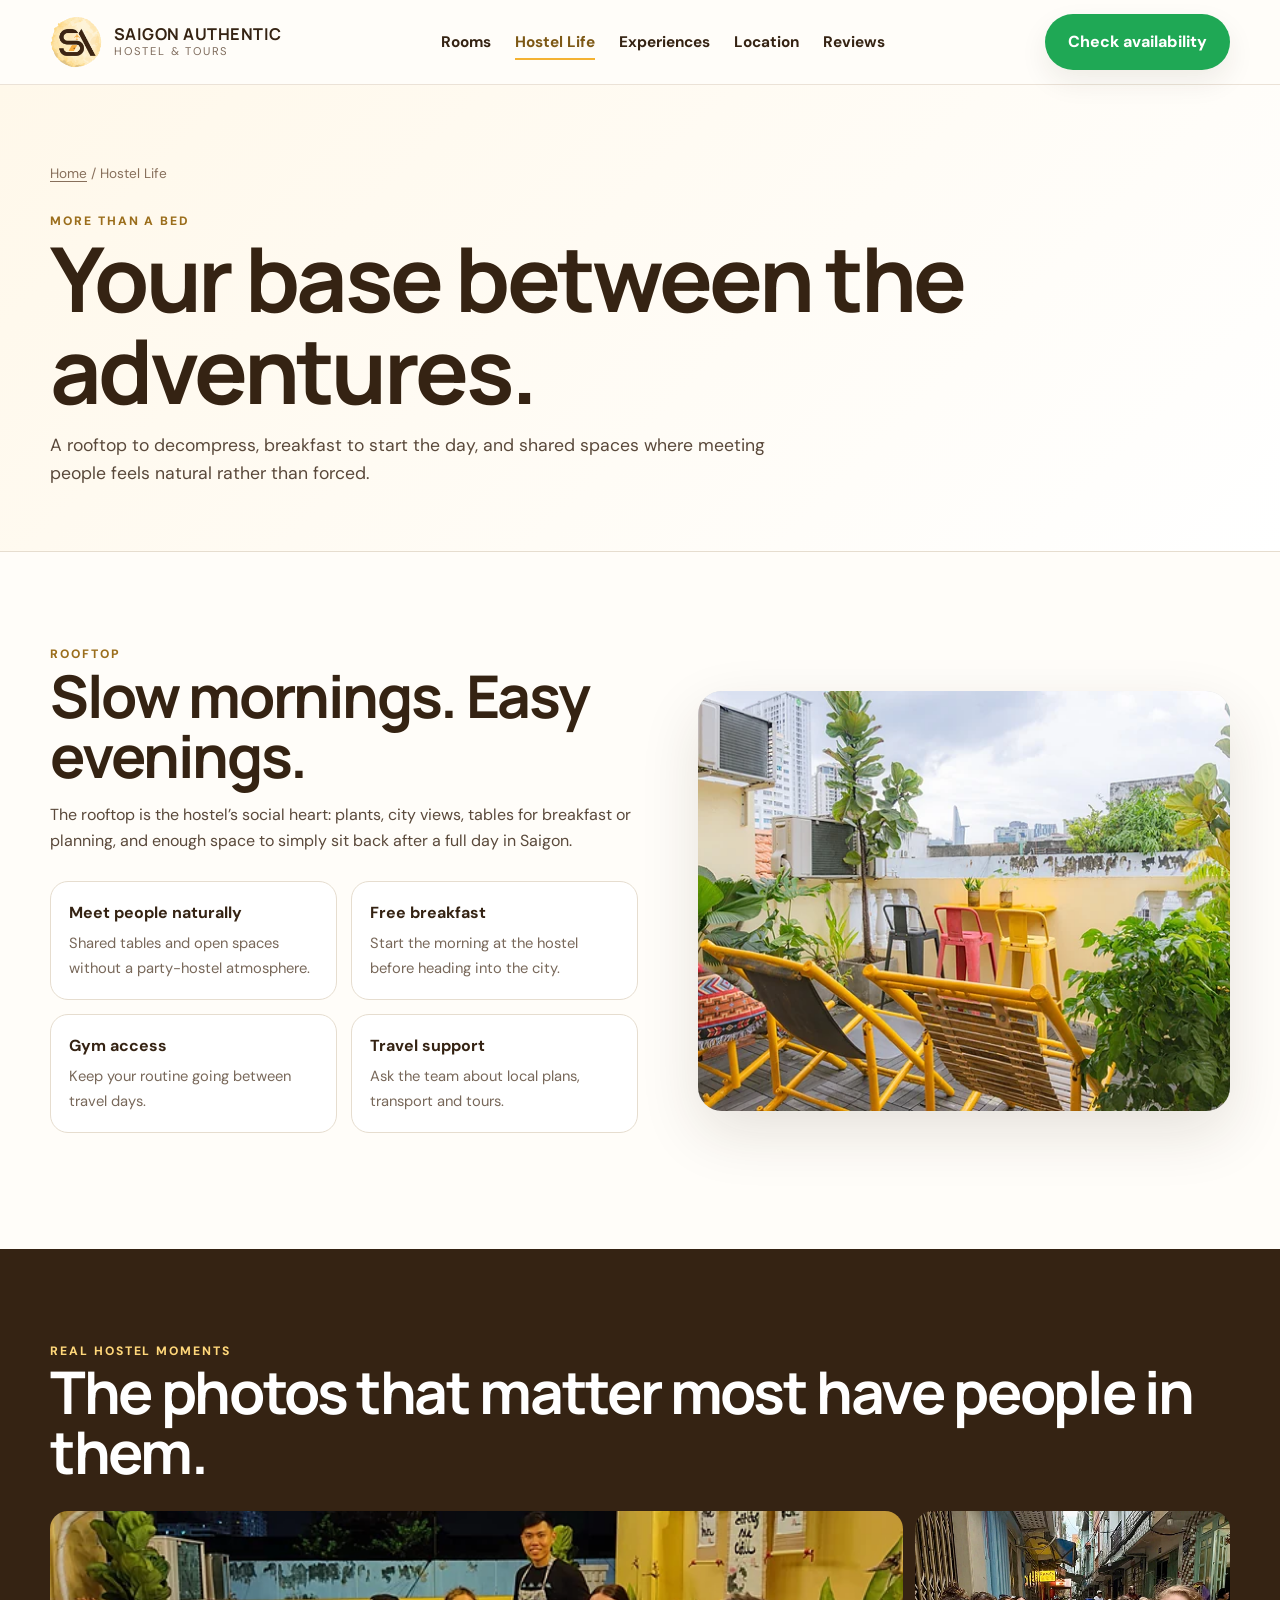
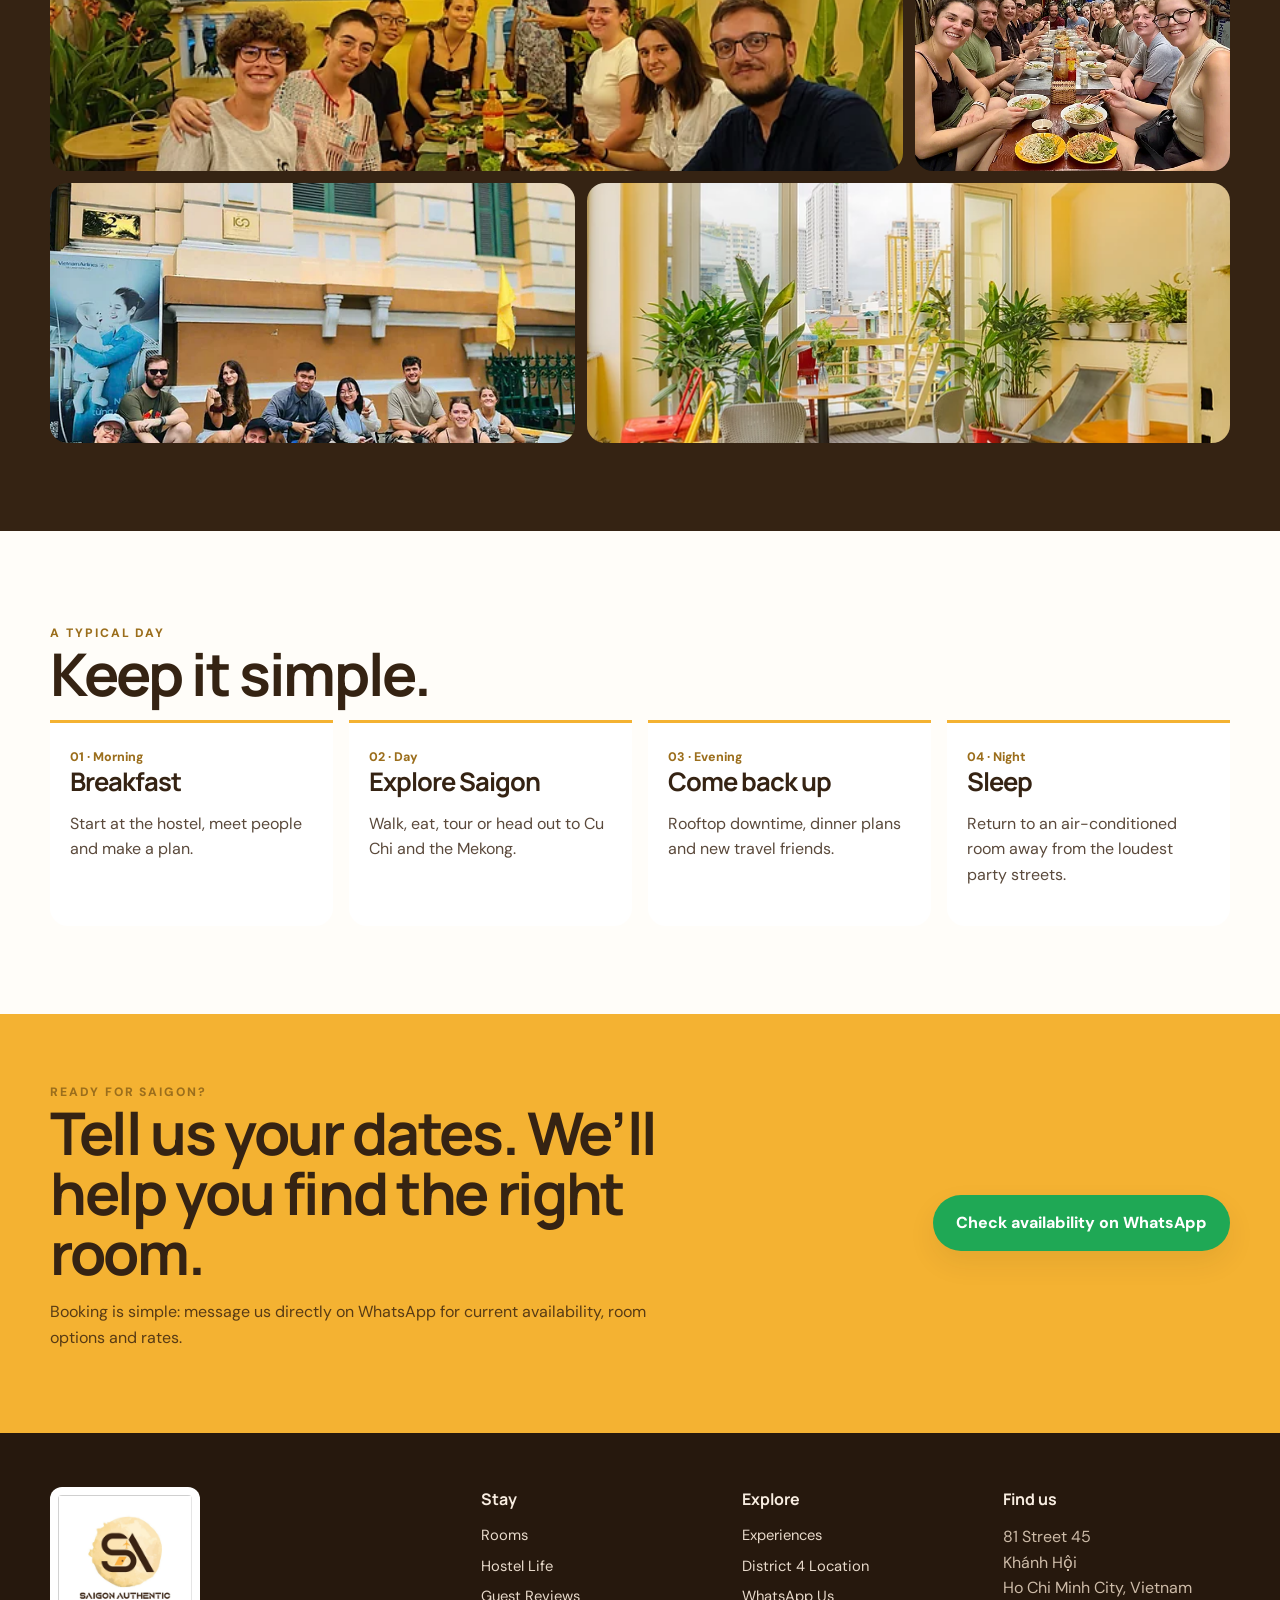
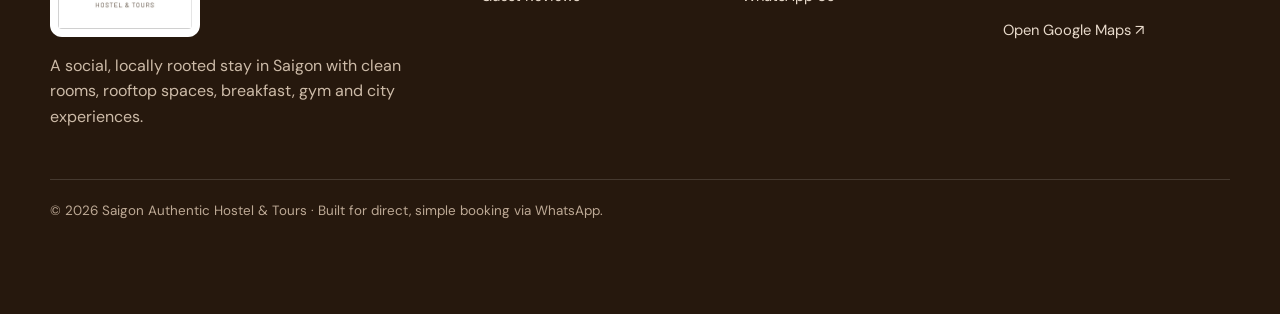
<file: hostel-life/index.html>
<!doctype html><html lang="en"><head><meta charset="utf-8"><meta name="viewport" content="width=device-width,initial-scale=1"><title>Hostel Life | Rooftop, Breakfast & Social Spaces</title><meta name="description" content="See the rooftop, social spaces and day-to-day hostel atmosphere at Saigon Authentic Hostel & Tours."><meta name="theme-color" content="#f4b232"><link rel="canonical" href="https://www.saigonauthentichostel.com/hostel-life/"><link rel="icon" type="image/png" sizes="32x32" href="../assets/images/favicon-32.png"><link rel="apple-touch-icon" href="../assets/images/favicon-192.png"><link rel="preconnect" href="https://fonts.googleapis.com"><link rel="preconnect" href="https://fonts.gstatic.com" crossorigin><link href="https://fonts.googleapis.com/css2?family=DM+Sans:wght@400;500;600;700&family=Manrope:wght@500;600;700;800&display=swap" rel="stylesheet"><link rel="stylesheet" href="../assets/css/styles.css"><meta property="og:type" content="website"><meta property="og:title" content="Hostel Life | Rooftop, Breakfast & Social Spaces"><meta property="og:description" content="See the rooftop, social spaces and day-to-day hostel atmosphere at Saigon Authentic Hostel & Tours."><meta property="og:url" content="https://www.saigonauthentichostel.com/hostel-life/"><meta property="og:image" content="https://www.saigonauthentichostel.com/assets/images/hero-rooftop.webp"><script type="application/ld+json">{"@context":"https://schema.org","@type":"Hostel","name":"Saigon Authentic Hostel & Tours","url":"https://www.saigonauthentichostel.com/","telephone":"+84971978439","image":"https://www.saigonauthentichostel.com/assets/images/hero-rooftop.webp","address":{"@type":"PostalAddress","streetAddress":"81 Street 45","addressLocality":"Ho Chi Minh City","addressRegion":"Ho Chi Minh City","addressCountry":"VN"},"amenityFeature":[{"@type":"LocationFeatureSpecification","name":"Free breakfast","value":true},{"@type":"LocationFeatureSpecification","name":"Rooftop common area","value":true},{"@type":"LocationFeatureSpecification","name":"Gym","value":true}]}</script></head><body><header class="site-header"><div class="container nav"><a class="brand" href="../" aria-label="Saigon Authentic Hostel home"><img src="../assets/images/favicon-192.png" alt=""><span class="brand-text"><strong>SAIGON AUTHENTIC</strong><span>Hostel & Tours</span></span></a><nav class="nav-links" aria-label="Main navigation"><a href="/rooms/">Rooms</a><a href="/hostel-life/">Hostel Life</a><a href="/experiences/">Experiences</a><a href="/location/">Location</a><a href="/reviews/">Reviews</a></nav><a class="btn btn-wa btn-header" data-wa-message="Hi Saigon Authentic 👋 I'd like to check room availability and rates." target="_blank" rel="noopener">Check availability</a><button class="mobile-toggle" aria-label="Open menu">☰</button></div></header><main><section class="page-hero"><div class="container"><div class="breadcrumbs"><a href="../">Home</a> / Hostel Life</div><span class="kicker">More than a bed</span><h1>Your base between the adventures.</h1><p class="lede">A rooftop to decompress, breakfast to start the day, and shared spaces where meeting people feels natural rather than forced.</p></div></section><section class="section"><div class="container split"><div><span class="kicker">Rooftop</span><h2>Slow mornings. Easy evenings.</h2><p>The rooftop is the hostel’s social heart: plants, city views, tables for breakfast or planning, and enough space to simply sit back after a full day in Saigon.</p><div class="feature-list"><div class="feature"><strong>Meet people naturally</strong><span>Shared tables and open spaces without a party-hostel atmosphere.</span></div><div class="feature"><strong>Free breakfast</strong><span>Start the morning at the hostel before heading into the city.</span></div><div class="feature"><strong>Gym access</strong><span>Keep your routine going between travel days.</span></div><div class="feature"><strong>Travel support</strong><span>Ask the team about local plans, transport and tours.</span></div></div></div><div class="media-card"><img src="../assets/images/rooftop-corner.webp" srcset="../assets/images/rooftop-corner-640.webp 640w, ../assets/images/rooftop-corner-960.webp 960w, ../assets/images/rooftop-corner-1280.webp 1280w, ../assets/images/rooftop-corner-1600.webp 1600w, ../assets/images/rooftop-corner-2048.webp 2048w" sizes="(max-width: 680px) 100vw, (max-width: 980px) 70vw, 50vw" loading="lazy" decoding="async" alt="Saigon Authentic Hostel rooftop"></div></div></section><section class="section section-dark"><div class="container"><span class="kicker">Real hostel moments</span><h2>The photos that matter most have people in them.</h2><div class="gallery" style="margin-top:28px"><img class="wide" src="../assets/images/social-rooftop.webp" srcset="../assets/images/social-rooftop-640.webp 640w, ../assets/images/social-rooftop-960.webp 960w, ../assets/images/social-rooftop-1280.webp 1280w, ../assets/images/social-rooftop-1600.webp 1600w, ../assets/images/social-rooftop-2048.webp 2048w" sizes="(max-width: 680px) 100vw, (max-width: 980px) 70vw, 50vw" loading="lazy" decoding="async" alt="Travelers having dinner on the rooftop"><img src="../assets/images/social-food.webp" srcset="../assets/images/social-food-640.webp 640w, ../assets/images/social-food-960.webp 960w, ../assets/images/social-food-1280.webp 1280w" sizes="(max-width: 680px) 100vw, (max-width: 980px) 70vw, 50vw" loading="lazy" decoding="async" alt="Travelers eating in a local alley"><img src="../assets/images/social-city.webp" srcset="../assets/images/social-city-640.webp 640w, ../assets/images/social-city-960.webp 960w" sizes="(max-width: 680px) 100vw, (max-width: 980px) 70vw, 50vw" loading="lazy" decoding="async" alt="Travelers exploring central Saigon"><img class="wide" src="../assets/images/rooftop-indoor.webp" srcset="../assets/images/rooftop-indoor-640.webp 640w, ../assets/images/rooftop-indoor-960.webp 960w, ../assets/images/rooftop-indoor-1280.webp 1280w, ../assets/images/rooftop-indoor-1600.webp 1600w, ../assets/images/rooftop-indoor-2048.webp 2048w" sizes="(max-width: 680px) 100vw, (max-width: 980px) 70vw, 50vw" loading="lazy" decoding="async" alt="Rooftop lounge and common area"></div></div></section><section class="section"><div class="container"><span class="kicker">A typical day</span><h2>Keep it simple.</h2><div class="timeline"><div class="step"><span class="step-num">01 · Morning</span><h3>Breakfast</h3><p>Start at the hostel, meet people and make a plan.</p></div><div class="step"><span class="step-num">02 · Day</span><h3>Explore Saigon</h3><p>Walk, eat, tour or head out to Cu Chi and the Mekong.</p></div><div class="step"><span class="step-num">03 · Evening</span><h3>Come back up</h3><p>Rooftop downtime, dinner plans and new travel friends.</p></div><div class="step"><span class="step-num">04 · Night</span><h3>Sleep</h3><p>Return to an air-conditioned room away from the loudest party streets.</p></div></div></div></section></main><section class="cta"><div class="container cta-inner"><div><span class="kicker">Ready for Saigon?</span><h2>Tell us your dates. We’ll help you find the right room.</h2><p>Booking is simple: message us directly on WhatsApp for current availability, room options and rates.</p></div><a class="btn btn-wa" data-wa-message="Hi Saigon Authentic 👋 I'd like to check room availability and rates." target="_blank" rel="noopener">Check availability on WhatsApp</a></div></section><footer class="site-footer"><div class="container"><div class="footer-grid"><div><img class="footer-logo" src="../assets/images/logo-full.webp" alt="Saigon Authentic Hostel & Tours"><p style="margin-top:16px">A social, locally rooted stay in Saigon with clean rooms, rooftop spaces, breakfast, gym and city experiences.</p></div><div><h4>Stay</h4><a href="/rooms/">Rooms</a><a href="/hostel-life/">Hostel Life</a><a href="/reviews/">Guest Reviews</a></div><div><h4>Explore</h4><a href="/experiences/">Experiences</a><a href="/location/">District 4 Location</a><a data-wa-message="Hi Saigon Authentic 👋 I have a question about my stay." target="_blank" rel="noopener">WhatsApp Us</a></div><div><h4>Find us</h4><p>81 Street 45<br>Khánh Hội<br>Ho Chi Minh City, Vietnam</p><a href="https://www.google.com/maps/search/?api=1&query=Saigon+Authentic+Hostel+%26+Tours" target="_blank" rel="noopener">Open Google Maps ↗</a></div></div><div class="footer-bottom">© 2026 Saigon Authentic Hostel & Tours · Built for direct, simple booking via WhatsApp.</div></div></footer><a class="mobile-wa" data-wa-message="Hi Saigon Authentic 👋 I'd like to check room availability and rates." target="_blank" rel="noopener">Check availability on WhatsApp</a><script src="../assets/js/main.js"></script></body></html>
</file>
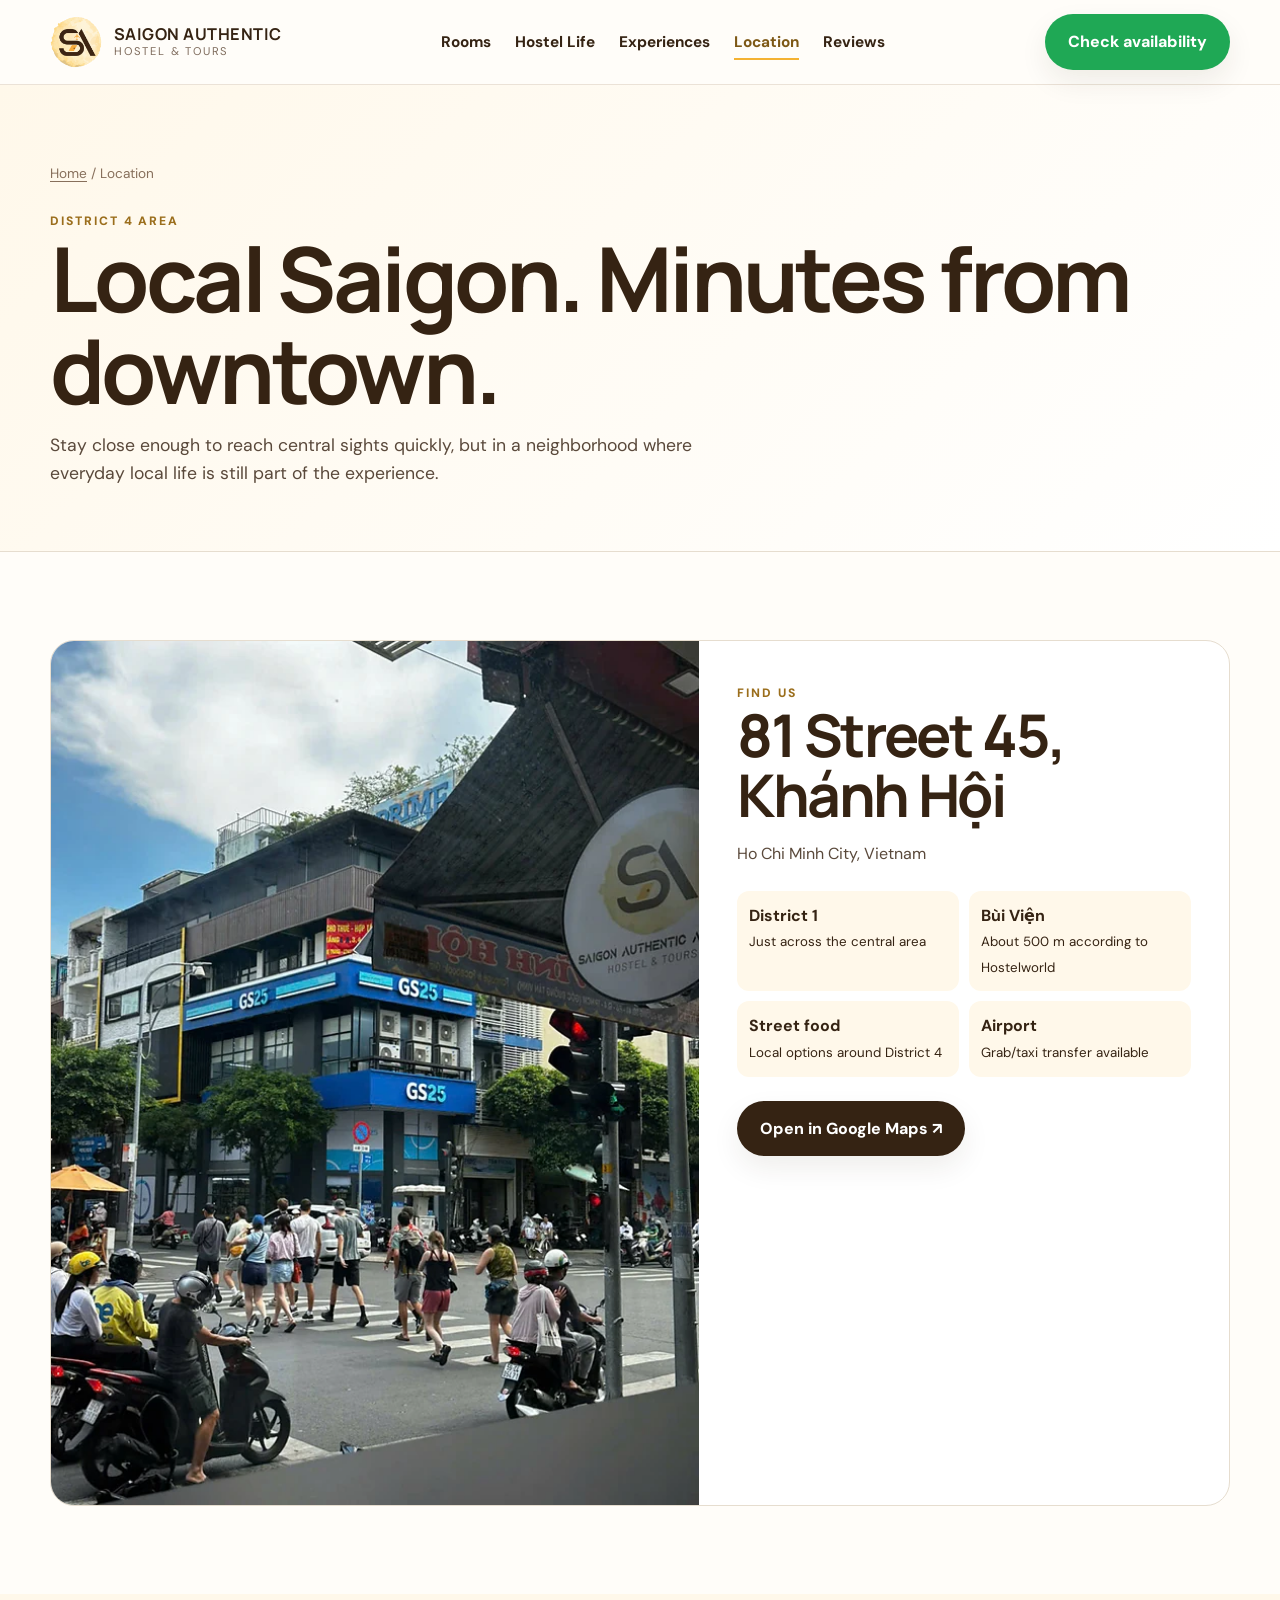
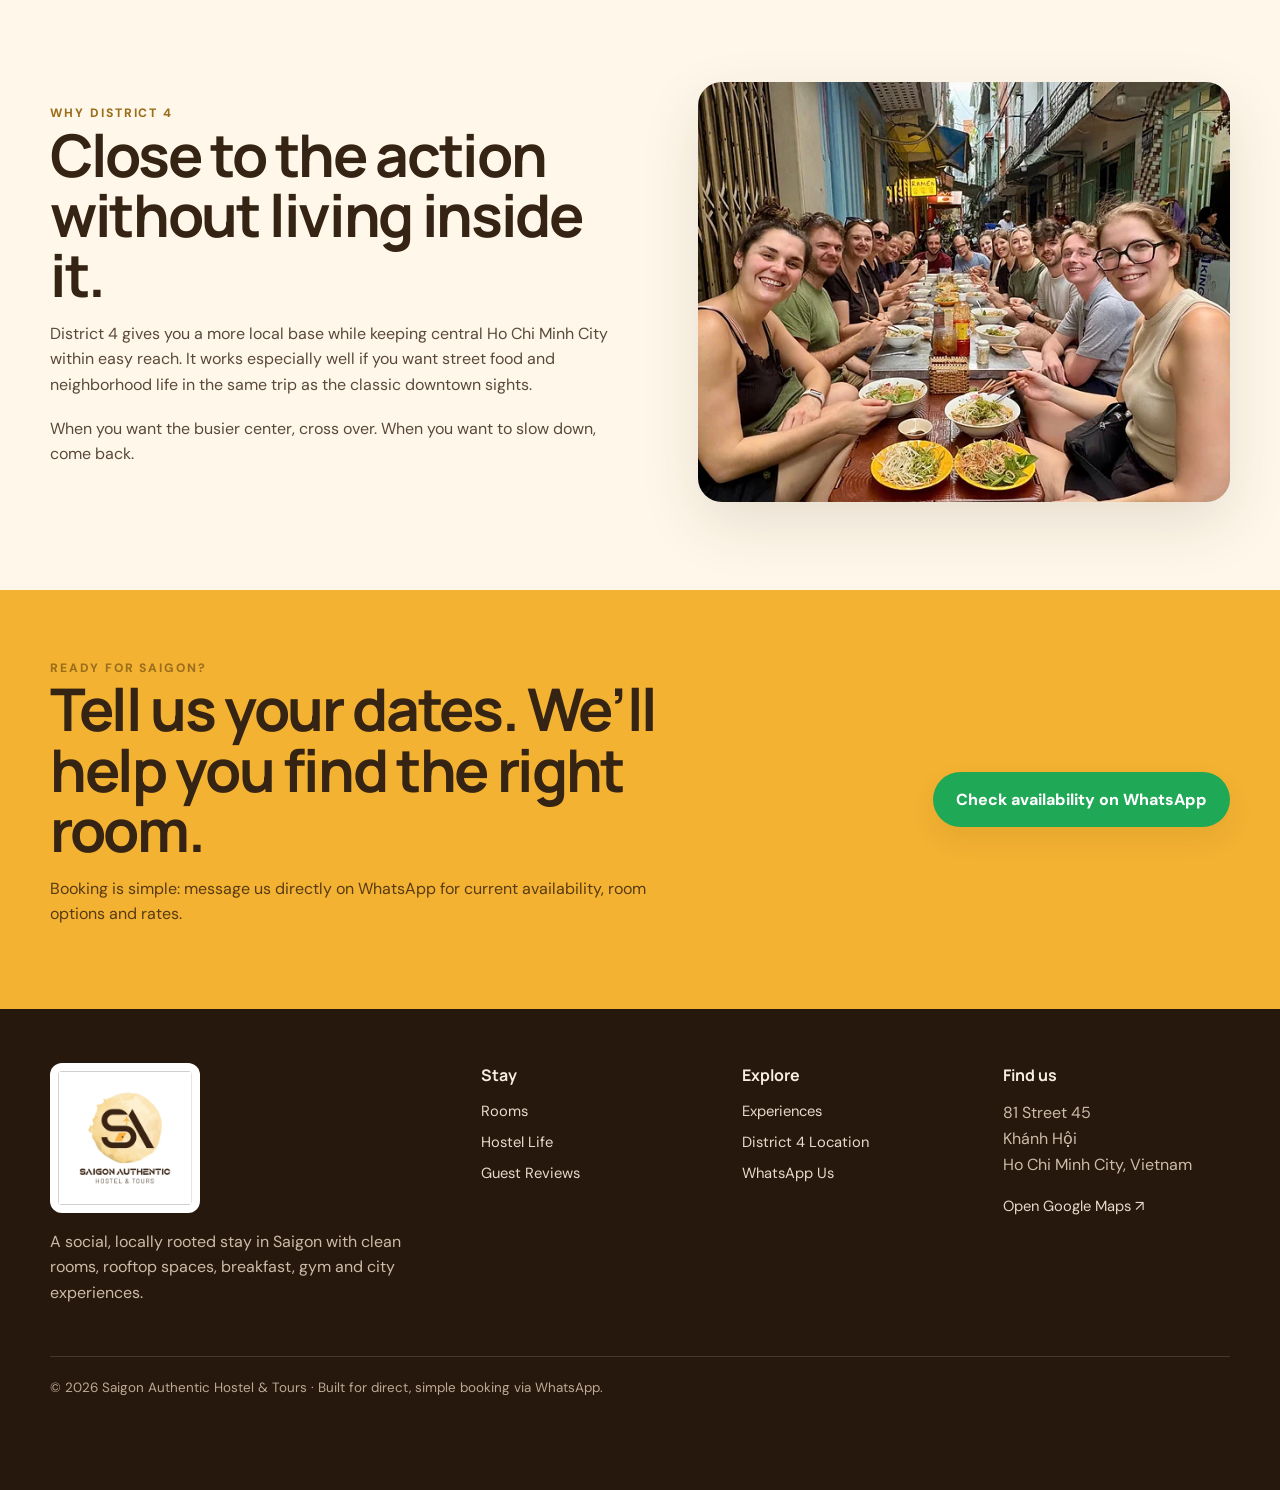
<file: location/index.html>
<!doctype html><html lang="en"><head><meta charset="utf-8"><meta name="viewport" content="width=device-width,initial-scale=1"><title>Location | Saigon Authentic Hostel in District 4</title><meta name="description" content="Find Saigon Authentic Hostel at 81 Street 45 in the District 4 area of Ho Chi Minh City, close to central Saigon."><meta name="theme-color" content="#f4b232"><link rel="canonical" href="https://www.saigonauthentichostel.com/location/"><link rel="icon" type="image/png" sizes="32x32" href="../assets/images/favicon-32.png"><link rel="apple-touch-icon" href="../assets/images/favicon-192.png"><link rel="preconnect" href="https://fonts.googleapis.com"><link rel="preconnect" href="https://fonts.gstatic.com" crossorigin><link href="https://fonts.googleapis.com/css2?family=DM+Sans:wght@400;500;600;700&family=Manrope:wght@500;600;700;800&display=swap" rel="stylesheet"><link rel="stylesheet" href="../assets/css/styles.css"><meta property="og:type" content="website"><meta property="og:title" content="Location | Saigon Authentic Hostel in District 4"><meta property="og:description" content="Find Saigon Authentic Hostel at 81 Street 45 in the District 4 area of Ho Chi Minh City, close to central Saigon."><meta property="og:url" content="https://www.saigonauthentichostel.com/location/"><meta property="og:image" content="https://www.saigonauthentichostel.com/assets/images/hero-rooftop.webp"><script type="application/ld+json">{"@context":"https://schema.org","@type":"Hostel","name":"Saigon Authentic Hostel & Tours","url":"https://www.saigonauthentichostel.com/","telephone":"+84971978439","image":"https://www.saigonauthentichostel.com/assets/images/hero-rooftop.webp","address":{"@type":"PostalAddress","streetAddress":"81 Street 45","addressLocality":"Ho Chi Minh City","addressRegion":"Ho Chi Minh City","addressCountry":"VN"},"amenityFeature":[{"@type":"LocationFeatureSpecification","name":"Free breakfast","value":true},{"@type":"LocationFeatureSpecification","name":"Rooftop common area","value":true},{"@type":"LocationFeatureSpecification","name":"Gym","value":true}]}</script></head><body><header class="site-header"><div class="container nav"><a class="brand" href="../" aria-label="Saigon Authentic Hostel home"><img src="../assets/images/favicon-192.png" alt=""><span class="brand-text"><strong>SAIGON AUTHENTIC</strong><span>Hostel & Tours</span></span></a><nav class="nav-links" aria-label="Main navigation"><a href="/rooms/">Rooms</a><a href="/hostel-life/">Hostel Life</a><a href="/experiences/">Experiences</a><a href="/location/">Location</a><a href="/reviews/">Reviews</a></nav><a class="btn btn-wa btn-header" data-wa-message="Hi Saigon Authentic 👋 I'd like to check room availability and rates." target="_blank" rel="noopener">Check availability</a><button class="mobile-toggle" aria-label="Open menu">☰</button></div></header><main><section class="page-hero"><div class="container"><div class="breadcrumbs"><a href="../">Home</a> / Location</div><span class="kicker">District 4 area</span><h1>Local Saigon. Minutes from downtown.</h1><p class="lede">Stay close enough to reach central sights quickly, but in a neighborhood where everyday local life is still part of the experience.</p></div></section><section class="section"><div class="container"><div class="location-card"><img src="../assets/images/street-corner.webp" srcset="../assets/images/street-corner-640.webp 640w, ../assets/images/street-corner-960.webp 960w" sizes="(max-width: 680px) 100vw, (max-width: 980px) 70vw, 50vw" loading="lazy" decoding="async" alt="Street near Saigon Authentic Hostel"><div class="location-copy"><span class="kicker">Find us</span><h2>81 Street 45, Khánh Hội</h2><p>Ho Chi Minh City, Vietnam</p><div class="nearby"><div><strong>District 1</strong><br><small>Just across the central area</small></div><div><strong>Bùi Viện</strong><br><small>About 500 m according to Hostelworld</small></div><div><strong>Street food</strong><br><small>Local options around District 4</small></div><div><strong>Airport</strong><br><small>Grab/taxi transfer available</small></div></div><a class="btn btn-primary" href="https://www.google.com/maps/search/?api=1&query=Saigon+Authentic+Hostel+%26+Tours" target="_blank" rel="noopener">Open in Google Maps ↗</a></div></div></div></section><section class="section section-cream"><div class="container split"><div><span class="kicker">Why District 4</span><h2>Close to the action without living inside it.</h2><p>District 4 gives you a more local base while keeping central Ho Chi Minh City within easy reach. It works especially well if you want street food and neighborhood life in the same trip as the classic downtown sights.</p><p>When you want the busier center, cross over. When you want to slow down, come back.</p></div><div class="media-card"><img src="../assets/images/social-food.webp" srcset="../assets/images/social-food-640.webp 640w, ../assets/images/social-food-960.webp 960w, ../assets/images/social-food-1280.webp 1280w" sizes="(max-width: 680px) 100vw, (max-width: 980px) 70vw, 50vw" loading="lazy" decoding="async" alt="Travelers eating local food in Saigon"></div></div></section></main><section class="cta"><div class="container cta-inner"><div><span class="kicker">Ready for Saigon?</span><h2>Tell us your dates. We’ll help you find the right room.</h2><p>Booking is simple: message us directly on WhatsApp for current availability, room options and rates.</p></div><a class="btn btn-wa" data-wa-message="Hi Saigon Authentic 👋 I'd like to check room availability and rates." target="_blank" rel="noopener">Check availability on WhatsApp</a></div></section><footer class="site-footer"><div class="container"><div class="footer-grid"><div><img class="footer-logo" src="../assets/images/logo-full.webp" alt="Saigon Authentic Hostel & Tours"><p style="margin-top:16px">A social, locally rooted stay in Saigon with clean rooms, rooftop spaces, breakfast, gym and city experiences.</p></div><div><h4>Stay</h4><a href="/rooms/">Rooms</a><a href="/hostel-life/">Hostel Life</a><a href="/reviews/">Guest Reviews</a></div><div><h4>Explore</h4><a href="/experiences/">Experiences</a><a href="/location/">District 4 Location</a><a data-wa-message="Hi Saigon Authentic 👋 I have a question about my stay." target="_blank" rel="noopener">WhatsApp Us</a></div><div><h4>Find us</h4><p>81 Street 45<br>Khánh Hội<br>Ho Chi Minh City, Vietnam</p><a href="https://www.google.com/maps/search/?api=1&query=Saigon+Authentic+Hostel+%26+Tours" target="_blank" rel="noopener">Open Google Maps ↗</a></div></div><div class="footer-bottom">© 2026 Saigon Authentic Hostel & Tours · Built for direct, simple booking via WhatsApp.</div></div></footer><a class="mobile-wa" data-wa-message="Hi Saigon Authentic 👋 I'd like to check room availability and rates." target="_blank" rel="noopener">Check availability on WhatsApp</a><script src="../assets/js/main.js"></script></body></html>
</file>
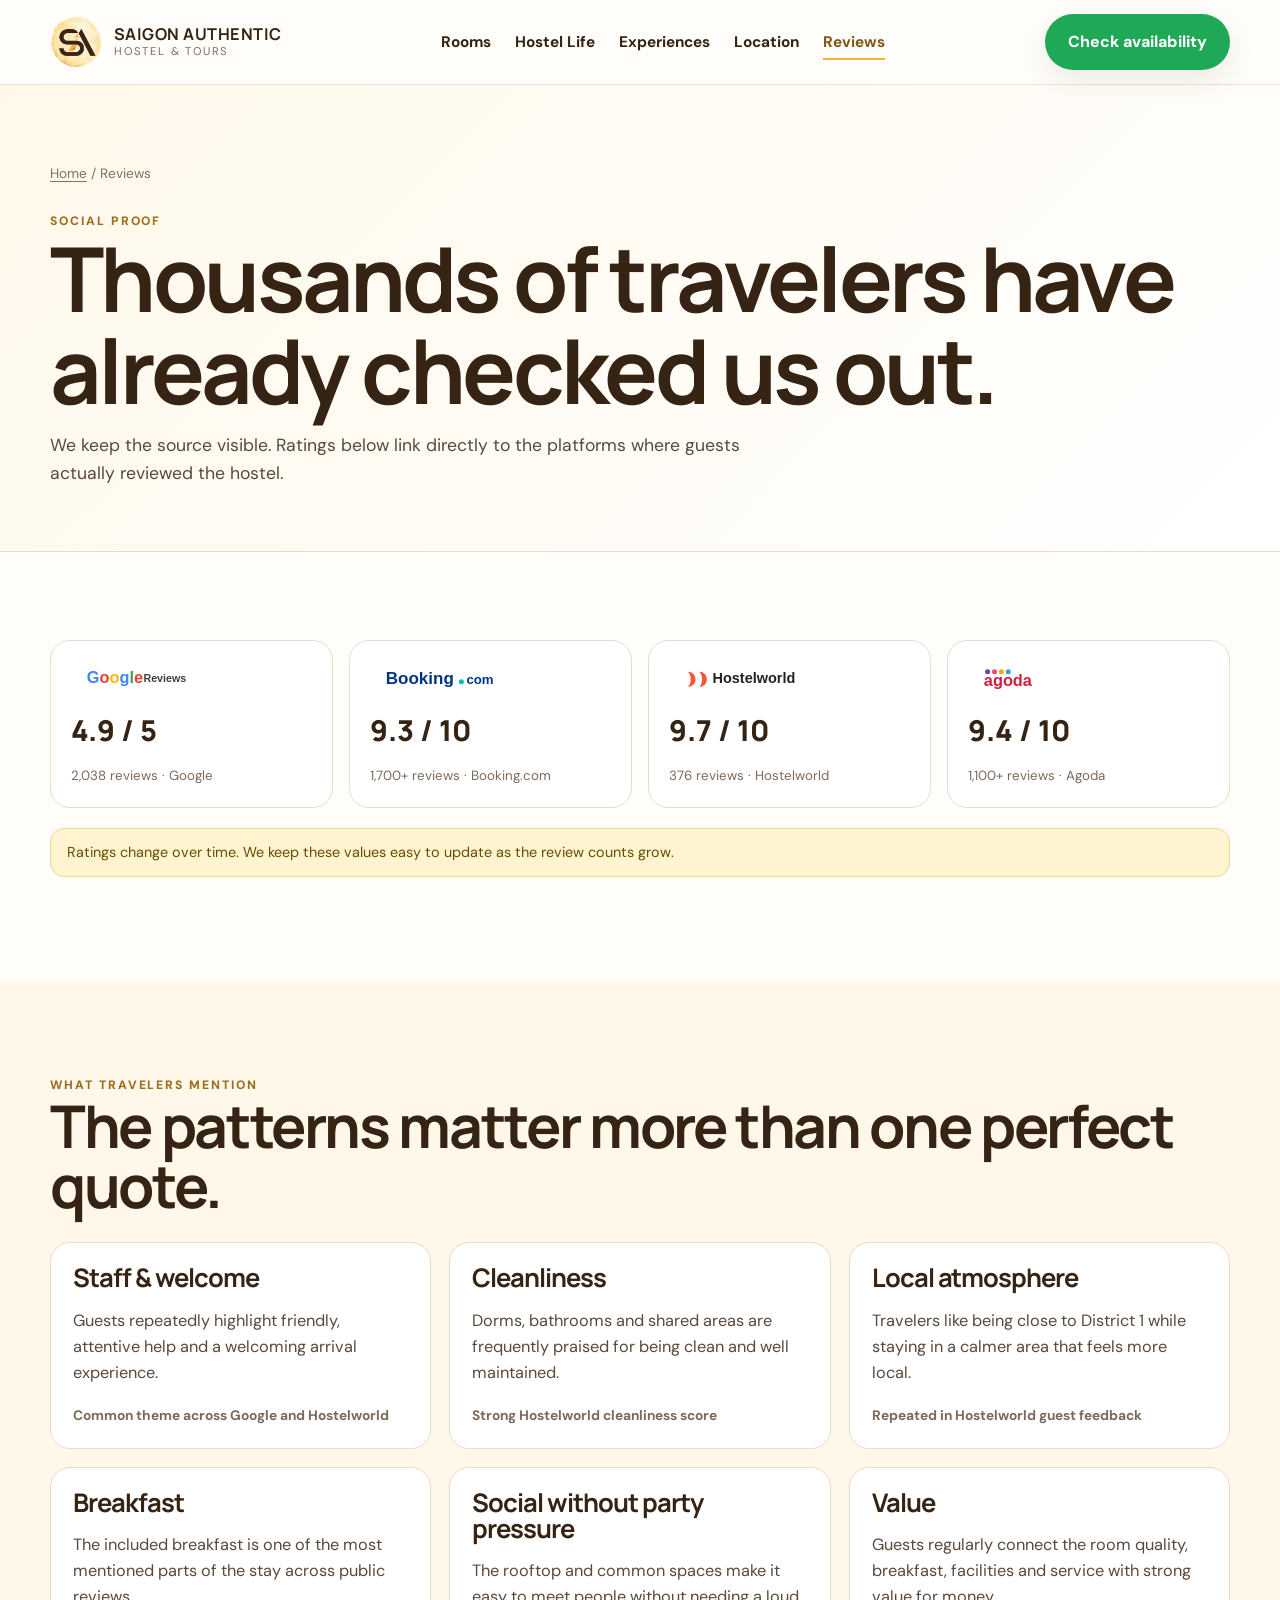
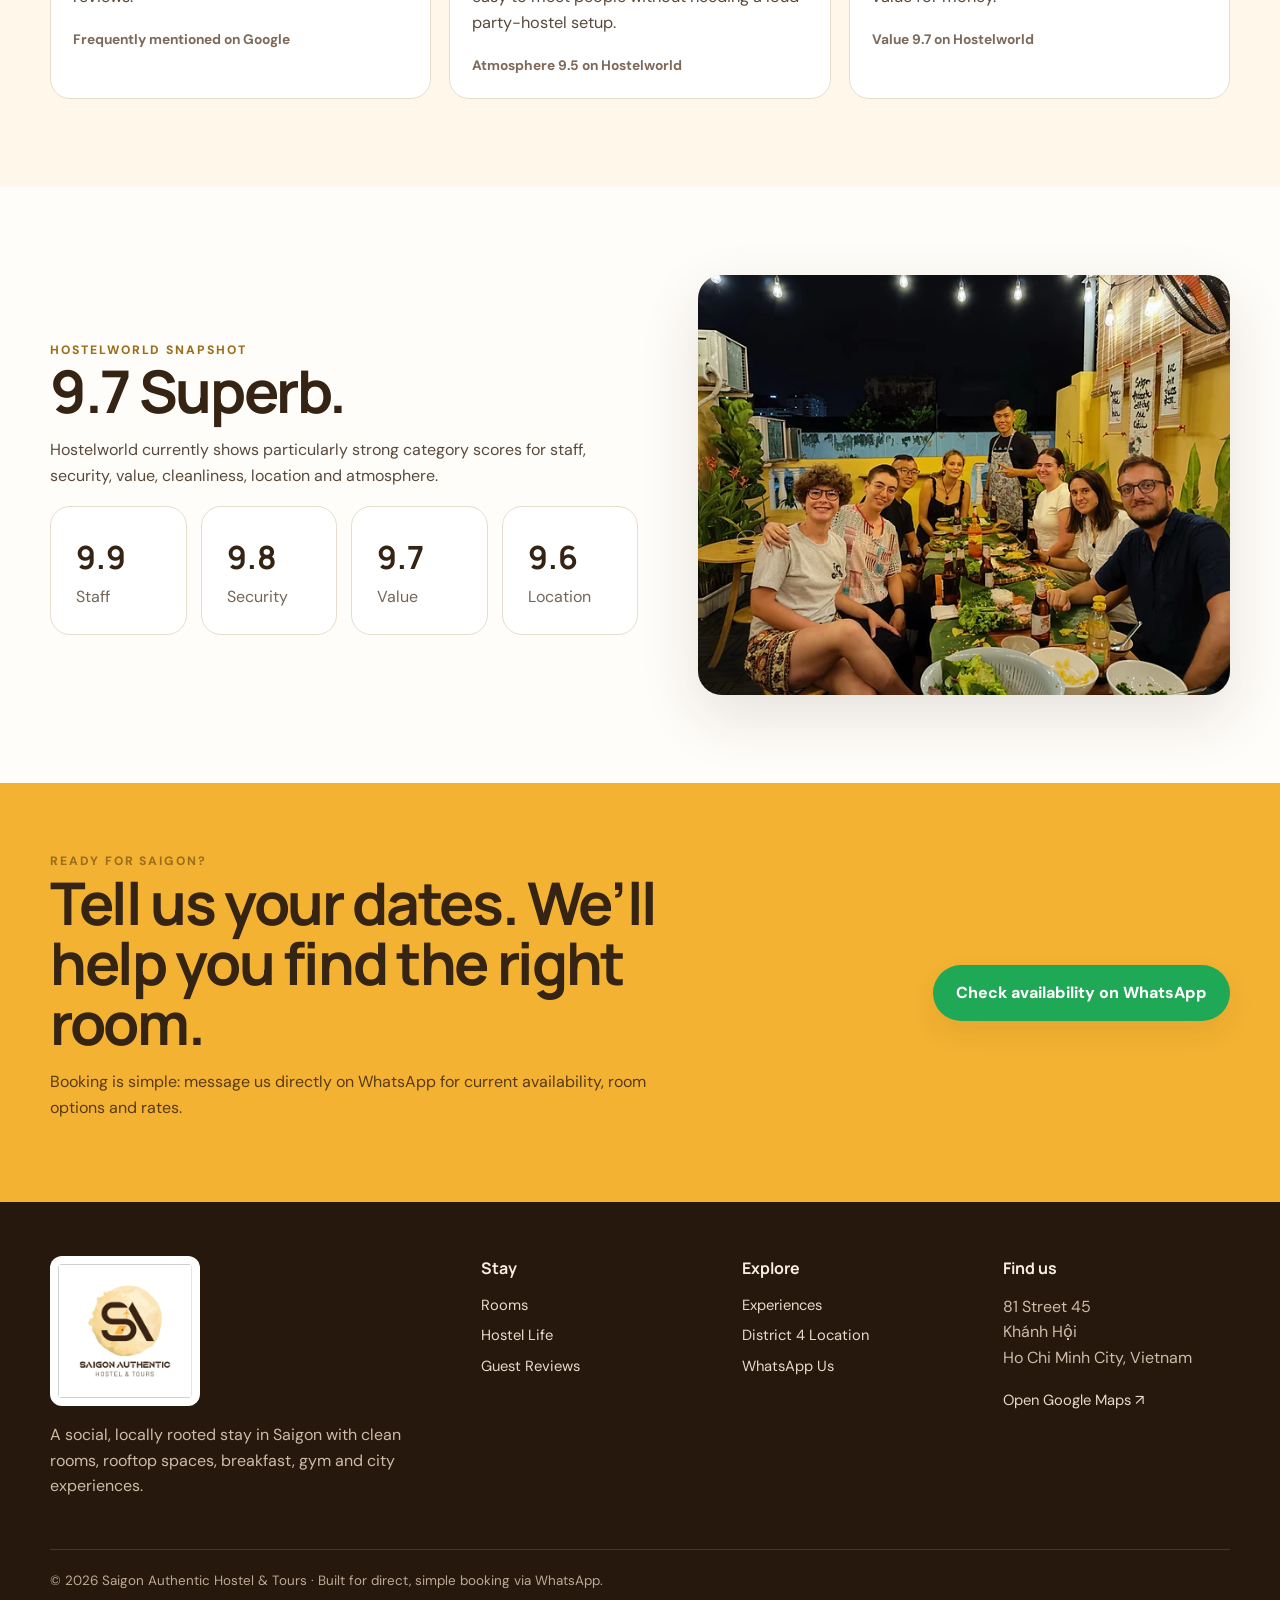
<file: reviews/index.html>
<!doctype html><html lang="en"><head><meta charset="utf-8"><meta name="viewport" content="width=device-width,initial-scale=1"><title>Guest Reviews | Saigon Authentic Hostel & Tours</title><meta name="description" content="See Saigon Authentic Hostel ratings across Google, Booking.com, Hostelworld and Agoda, plus the themes travelers mention most."><meta name="theme-color" content="#f4b232"><link rel="canonical" href="https://www.saigonauthentichostel.com/reviews/"><link rel="icon" type="image/png" sizes="32x32" href="../assets/images/favicon-32.png"><link rel="apple-touch-icon" href="../assets/images/favicon-192.png"><link rel="preconnect" href="https://fonts.googleapis.com"><link rel="preconnect" href="https://fonts.gstatic.com" crossorigin><link href="https://fonts.googleapis.com/css2?family=DM+Sans:wght@400;500;600;700&family=Manrope:wght@500;600;700;800&display=swap" rel="stylesheet"><link rel="stylesheet" href="../assets/css/styles.css"><meta property="og:type" content="website"><meta property="og:title" content="Guest Reviews | Saigon Authentic Hostel & Tours"><meta property="og:description" content="See Saigon Authentic Hostel ratings across Google, Booking.com, Hostelworld and Agoda, plus the themes travelers mention most."><meta property="og:url" content="https://www.saigonauthentichostel.com/reviews/"><meta property="og:image" content="https://www.saigonauthentichostel.com/assets/images/hero-rooftop.webp"><script type="application/ld+json">{"@context":"https://schema.org","@type":"Hostel","name":"Saigon Authentic Hostel & Tours","url":"https://www.saigonauthentichostel.com/","telephone":"+84971978439","image":"https://www.saigonauthentichostel.com/assets/images/hero-rooftop.webp","address":{"@type":"PostalAddress","streetAddress":"81 Street 45","addressLocality":"Ho Chi Minh City","addressRegion":"Ho Chi Minh City","addressCountry":"VN"},"amenityFeature":[{"@type":"LocationFeatureSpecification","name":"Free breakfast","value":true},{"@type":"LocationFeatureSpecification","name":"Rooftop common area","value":true},{"@type":"LocationFeatureSpecification","name":"Gym","value":true}]}</script></head><body><header class="site-header"><div class="container nav"><a class="brand" href="../" aria-label="Saigon Authentic Hostel home"><img src="../assets/images/favicon-192.png" alt=""><span class="brand-text"><strong>SAIGON AUTHENTIC</strong><span>Hostel & Tours</span></span></a><nav class="nav-links" aria-label="Main navigation"><a href="/rooms/">Rooms</a><a href="/hostel-life/">Hostel Life</a><a href="/experiences/">Experiences</a><a href="/location/">Location</a><a href="/reviews/">Reviews</a></nav><a class="btn btn-wa btn-header" data-wa-message="Hi Saigon Authentic 👋 I'd like to check room availability and rates." target="_blank" rel="noopener">Check availability</a><button class="mobile-toggle" aria-label="Open menu">☰</button></div></header><main><section class="page-hero"><div class="container"><div class="breadcrumbs"><a href="../">Home</a> / Reviews</div><span class="kicker">Social proof</span><h1>Thousands of travelers have already checked us out.</h1><p class="lede">We keep the source visible. Ratings below link directly to the platforms where guests actually reviewed the hostel.</p></div></section><section class="section"><div class="container"><div class="review-platforms"><a class="platform-card" href="https://www.google.com/maps/search/?api=1&query=Saigon+Authentic+Hostel+%26+Tours" target="_blank" rel="noopener"><img src="../assets/logos/google.svg" alt="Google Reviews logo"><span class="rating">4.9 / 5</span><small>2,038 reviews · Google</small></a><a class="platform-card" href="https://www.booking.com/Share-JYL6Ki" target="_blank" rel="noopener"><img src="../assets/logos/booking.svg" alt="Booking.com logo"><span class="rating">9.3 / 10</span><small>1,700+ reviews · Booking.com</small></a><a class="platform-card" href="https://www.hostelworld.com/hostels/p/318917/saigon-authentic-hostel-local-bf-gym-tours/" target="_blank" rel="noopener"><img src="../assets/logos/hostelworld.svg" alt="Hostelworld logo"><span class="rating">9.7 / 10</span><small>376 reviews · Hostelworld</small></a><a class="platform-card" href="https://www.agoda.com/saigon-authentic-hostel-cozy-rooftop-beer-free-walking-tour-breakfast-family-cooking-experience/reviews/ho-chi-minh-city-vn.html" target="_blank" rel="noopener"><img src="../assets/logos/agoda.svg" alt="Agoda logo"><span class="rating">9.4 / 10</span><small>1,100+ reviews · Agoda</small></a></div><p class="notice" style="margin-top:20px">Ratings change over time. We keep these values easy to update as the review counts grow.</p></div></section><section class="section section-cream"><div class="container"><span class="kicker">What travelers mention</span><h2>The patterns matter more than one perfect quote.</h2><div class="review-grid"><article class="quote"><h3>Staff & welcome</h3><p>Guests repeatedly highlight friendly, attentive help and a welcoming arrival experience.</p><footer>Common theme across Google and Hostelworld</footer></article><article class="quote"><h3>Cleanliness</h3><p>Dorms, bathrooms and shared areas are frequently praised for being clean and well maintained.</p><footer>Strong Hostelworld cleanliness score</footer></article><article class="quote"><h3>Local atmosphere</h3><p>Travelers like being close to District 1 while staying in a calmer area that feels more local.</p><footer>Repeated in Hostelworld guest feedback</footer></article><article class="quote"><h3>Breakfast</h3><p>The included breakfast is one of the most mentioned parts of the stay across public reviews.</p><footer>Frequently mentioned on Google</footer></article><article class="quote"><h3>Social without party pressure</h3><p>The rooftop and common spaces make it easy to meet people without needing a loud party-hostel setup.</p><footer>Atmosphere 9.5 on Hostelworld</footer></article><article class="quote"><h3>Value</h3><p>Guests regularly connect the room quality, breakfast, facilities and service with strong value for money.</p><footer>Value 9.7 on Hostelworld</footer></article></div></div></section><section class="section"><div class="container split"><div><span class="kicker">Hostelworld snapshot</span><h2>9.7 Superb.</h2><p>Hostelworld currently shows particularly strong category scores for staff, security, value, cleanliness, location and atmosphere.</p><div class="stats"><div class="stat"><strong>9.9</strong><span>Staff</span></div><div class="stat"><strong>9.8</strong><span>Security</span></div><div class="stat"><strong>9.7</strong><span>Value</span></div><div class="stat"><strong>9.6</strong><span>Location</span></div></div></div><div class="media-card"><img src="../assets/images/social-rooftop.webp" srcset="../assets/images/social-rooftop-640.webp 640w, ../assets/images/social-rooftop-960.webp 960w, ../assets/images/social-rooftop-1280.webp 1280w, ../assets/images/social-rooftop-1600.webp 1600w, ../assets/images/social-rooftop-2048.webp 2048w" sizes="(max-width: 680px) 100vw, (max-width: 980px) 70vw, 50vw" loading="lazy" decoding="async" alt="Travelers sharing a rooftop dinner"></div></div></section></main><section class="cta"><div class="container cta-inner"><div><span class="kicker">Ready for Saigon?</span><h2>Tell us your dates. We’ll help you find the right room.</h2><p>Booking is simple: message us directly on WhatsApp for current availability, room options and rates.</p></div><a class="btn btn-wa" data-wa-message="Hi Saigon Authentic 👋 I'd like to check room availability and rates." target="_blank" rel="noopener">Check availability on WhatsApp</a></div></section><footer class="site-footer"><div class="container"><div class="footer-grid"><div><img class="footer-logo" src="../assets/images/logo-full.webp" alt="Saigon Authentic Hostel & Tours"><p style="margin-top:16px">A social, locally rooted stay in Saigon with clean rooms, rooftop spaces, breakfast, gym and city experiences.</p></div><div><h4>Stay</h4><a href="/rooms/">Rooms</a><a href="/hostel-life/">Hostel Life</a><a href="/reviews/">Guest Reviews</a></div><div><h4>Explore</h4><a href="/experiences/">Experiences</a><a href="/location/">District 4 Location</a><a data-wa-message="Hi Saigon Authentic 👋 I have a question about my stay." target="_blank" rel="noopener">WhatsApp Us</a></div><div><h4>Find us</h4><p>81 Street 45<br>Khánh Hội<br>Ho Chi Minh City, Vietnam</p><a href="https://www.google.com/maps/search/?api=1&query=Saigon+Authentic+Hostel+%26+Tours" target="_blank" rel="noopener">Open Google Maps ↗</a></div></div><div class="footer-bottom">© 2026 Saigon Authentic Hostel & Tours · Built for direct, simple booking via WhatsApp.</div></div></footer><a class="mobile-wa" data-wa-message="Hi Saigon Authentic 👋 I'd like to check room availability and rates." target="_blank" rel="noopener">Check availability on WhatsApp</a><script src="../assets/js/main.js"></script></body></html>
</file>
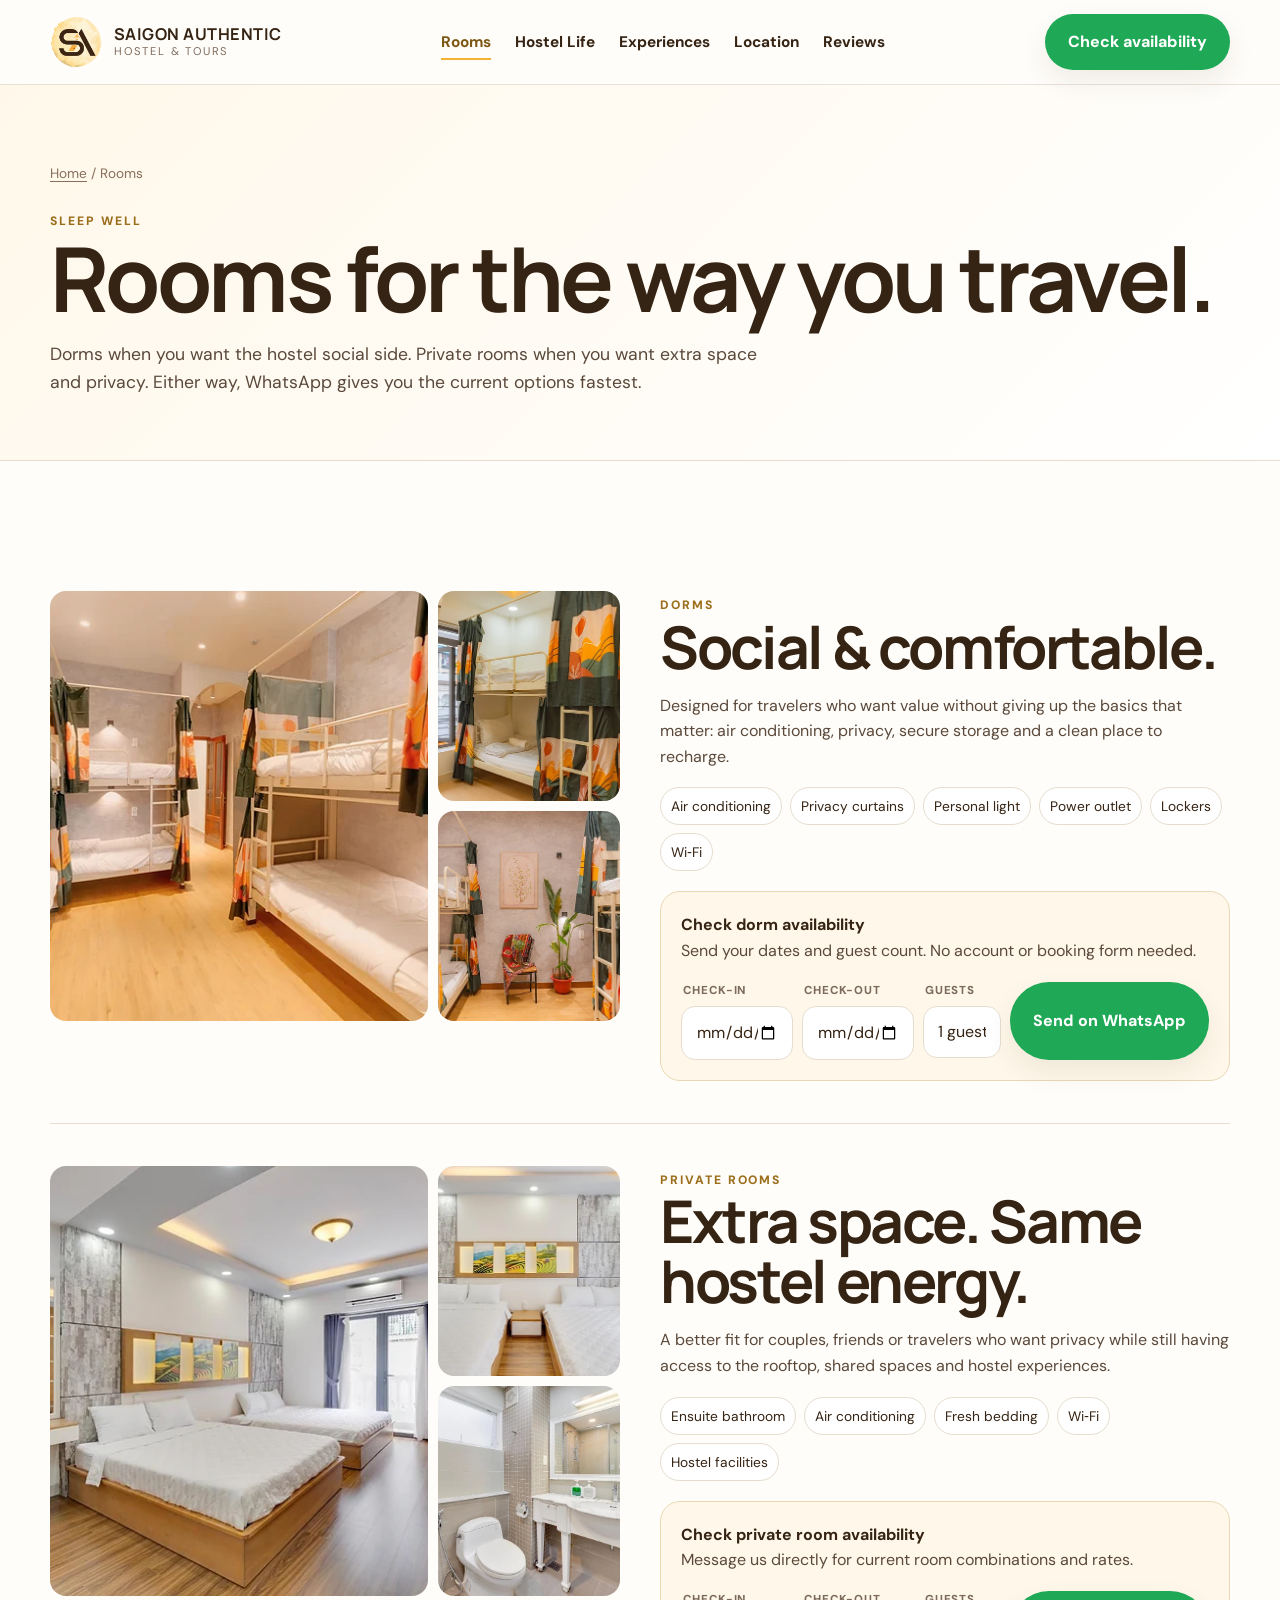
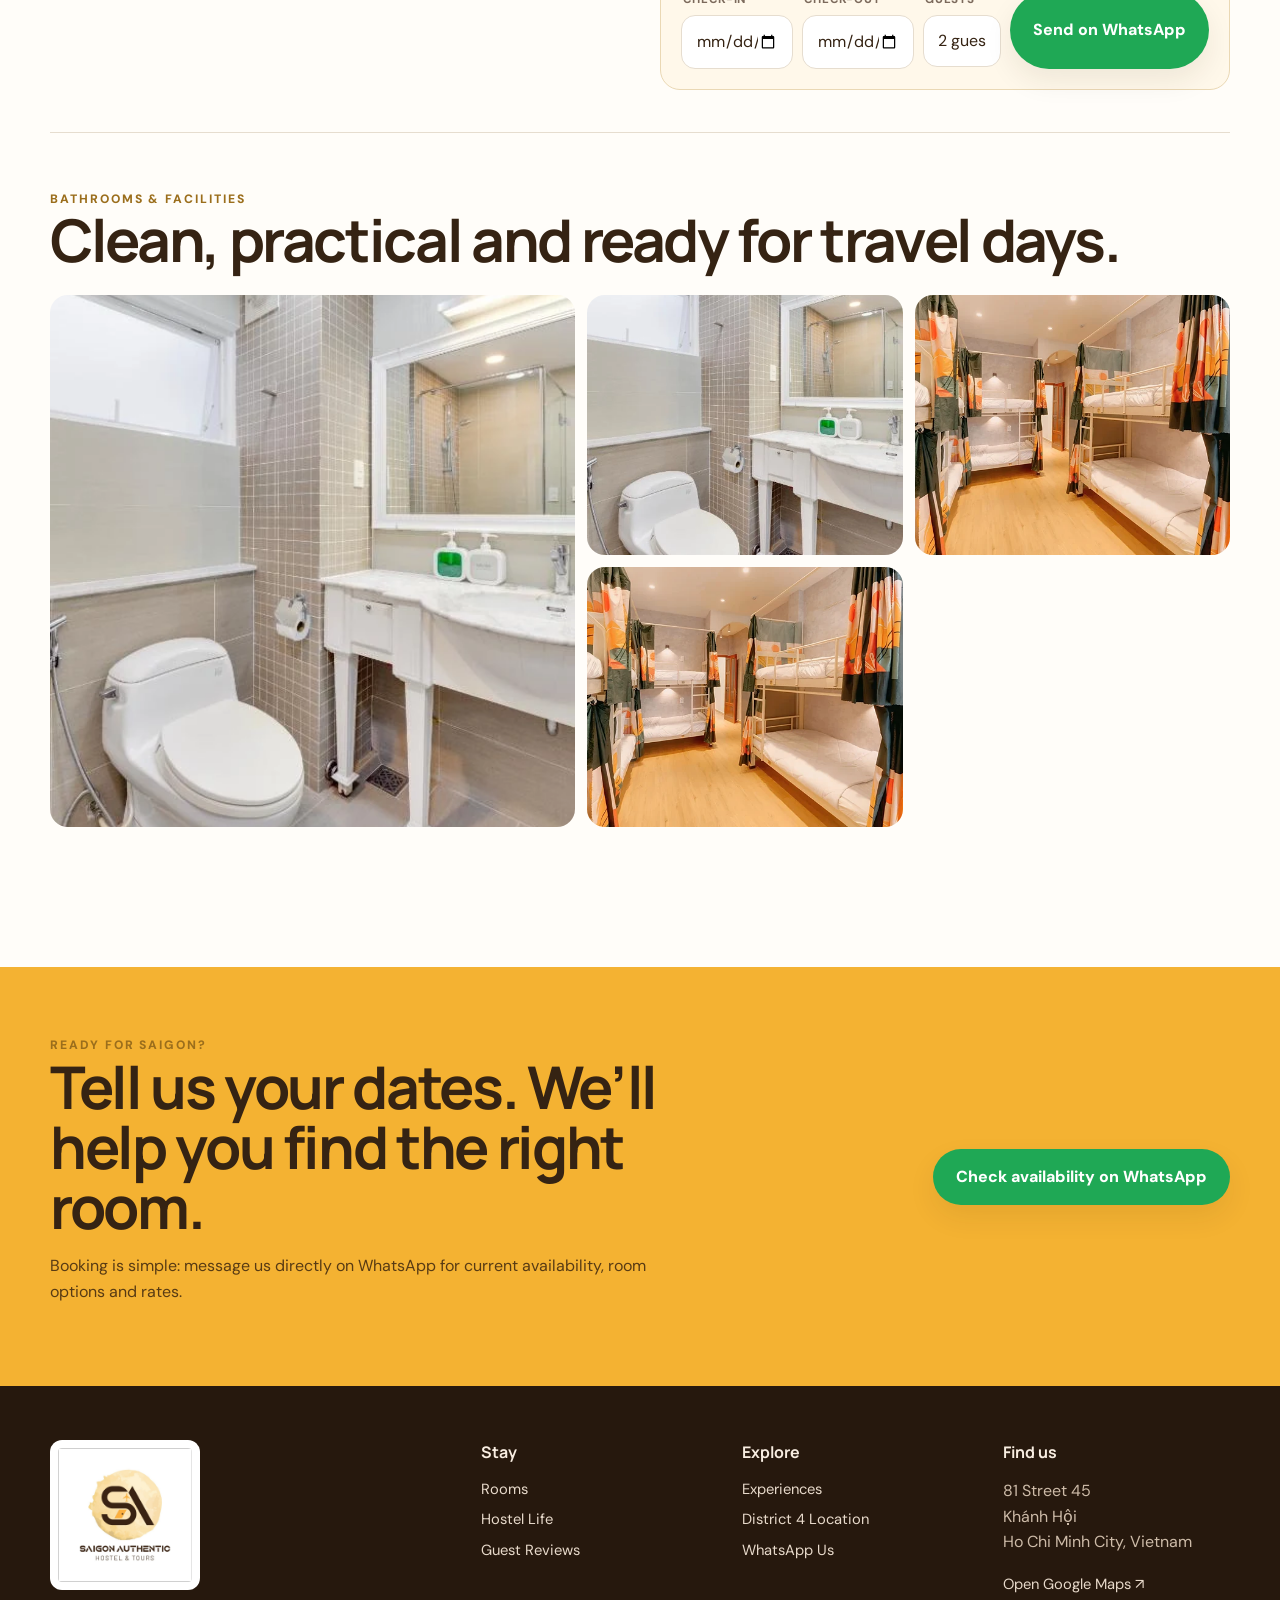
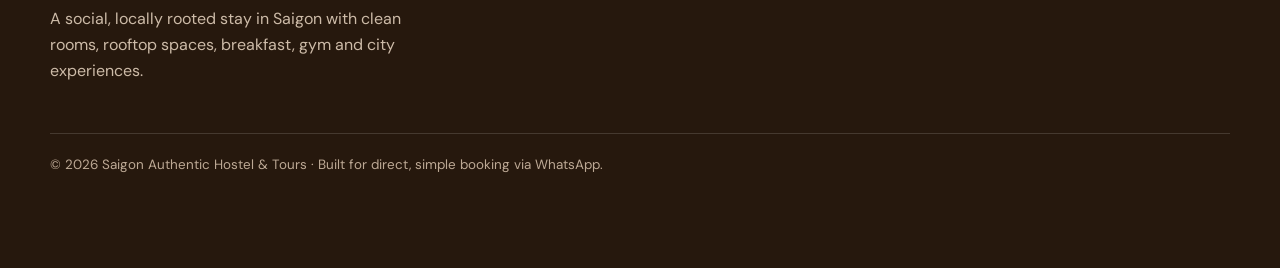
<file: rooms/index.html>
<!doctype html><html lang="en"><head><meta charset="utf-8"><meta name="viewport" content="width=device-width,initial-scale=1"><title>Rooms | Saigon Authentic Hostel & Tours</title><meta name="description" content="Explore dorms and private rooms at Saigon Authentic Hostel in Ho Chi Minh City, then check current availability directly on WhatsApp."><meta name="theme-color" content="#f4b232"><link rel="canonical" href="https://www.saigonauthentichostel.com/rooms/"><link rel="icon" type="image/png" sizes="32x32" href="../assets/images/favicon-32.png"><link rel="apple-touch-icon" href="../assets/images/favicon-192.png"><link rel="preconnect" href="https://fonts.googleapis.com"><link rel="preconnect" href="https://fonts.gstatic.com" crossorigin><link href="https://fonts.googleapis.com/css2?family=DM+Sans:wght@400;500;600;700&family=Manrope:wght@500;600;700;800&display=swap" rel="stylesheet"><link rel="stylesheet" href="../assets/css/styles.css"><meta property="og:type" content="website"><meta property="og:title" content="Rooms | Saigon Authentic Hostel & Tours"><meta property="og:description" content="Explore dorms and private rooms at Saigon Authentic Hostel in Ho Chi Minh City, then check current availability directly on WhatsApp."><meta property="og:url" content="https://www.saigonauthentichostel.com/rooms/"><meta property="og:image" content="https://www.saigonauthentichostel.com/assets/images/hero-rooftop.webp"><script type="application/ld+json">{"@context":"https://schema.org","@type":"Hostel","name":"Saigon Authentic Hostel & Tours","url":"https://www.saigonauthentichostel.com/","telephone":"+84971978439","image":"https://www.saigonauthentichostel.com/assets/images/hero-rooftop.webp","address":{"@type":"PostalAddress","streetAddress":"81 Street 45","addressLocality":"Ho Chi Minh City","addressRegion":"Ho Chi Minh City","addressCountry":"VN"},"amenityFeature":[{"@type":"LocationFeatureSpecification","name":"Free breakfast","value":true},{"@type":"LocationFeatureSpecification","name":"Rooftop common area","value":true},{"@type":"LocationFeatureSpecification","name":"Gym","value":true}]}</script></head><body><header class="site-header"><div class="container nav"><a class="brand" href="../" aria-label="Saigon Authentic Hostel home"><img src="../assets/images/favicon-192.png" alt=""><span class="brand-text"><strong>SAIGON AUTHENTIC</strong><span>Hostel & Tours</span></span></a><nav class="nav-links" aria-label="Main navigation"><a href="/rooms/">Rooms</a><a href="/hostel-life/">Hostel Life</a><a href="/experiences/">Experiences</a><a href="/location/">Location</a><a href="/reviews/">Reviews</a></nav><a class="btn btn-wa btn-header" data-wa-message="Hi Saigon Authentic 👋 I'd like to check room availability and rates." target="_blank" rel="noopener">Check availability</a><button class="mobile-toggle" aria-label="Open menu">☰</button></div></header><main><section class="page-hero"><div class="container"><div class="breadcrumbs"><a href="../">Home</a> / Rooms</div><span class="kicker">Sleep well</span><h1>Rooms for the way you travel.</h1><p class="lede">Dorms when you want the hostel social side. Private rooms when you want extra space and privacy. Either way, WhatsApp gives you the current options fastest.</p></div></section><section class="section"><div class="container"><article class="room-block" id="dorms"><div class="room-gallery"><img src="../assets/images/dorm-wide.webp" srcset="../assets/images/dorm-wide-640.webp 640w, ../assets/images/dorm-wide-960.webp 960w, ../assets/images/dorm-wide-1280.webp 1280w, ../assets/images/dorm-wide-1600.webp 1600w, ../assets/images/dorm-wide-2048.webp 2048w" sizes="(max-width: 680px) 100vw, (max-width: 980px) 70vw, 50vw" loading="lazy" decoding="async" alt="Wide dorm room"><img src="../assets/images/dorm-window.webp" srcset="../assets/images/dorm-window-640.webp 640w, ../assets/images/dorm-window-960.webp 960w, ../assets/images/dorm-window-1280.webp 1280w, ../assets/images/dorm-window-1600.webp 1600w, ../assets/images/dorm-window-2048.webp 2048w" sizes="(max-width: 680px) 100vw, (max-width: 980px) 70vw, 50vw" loading="lazy" decoding="async" alt="Dorm bed beside window"><img src="../assets/images/dorm-bed.webp" srcset="../assets/images/dorm-bed-640.webp 640w, ../assets/images/dorm-bed-960.webp 960w, ../assets/images/dorm-bed-1280.webp 1280w, ../assets/images/dorm-bed-1600.webp 1600w, ../assets/images/dorm-bed-2048.webp 2048w" sizes="(max-width: 680px) 100vw, (max-width: 980px) 70vw, 50vw" loading="lazy" decoding="async" alt="Dorm bunk bed"></div><div><span class="kicker">Dorms</span><h2>Social & comfortable.</h2><p>Designed for travelers who want value without giving up the basics that matter: air conditioning, privacy, secure storage and a clean place to recharge.</p><div class="amenities"><span class="pill">Air conditioning</span><span class="pill">Privacy curtains</span><span class="pill">Personal light</span><span class="pill">Power outlet</span><span class="pill">Lockers</span><span class="pill">Wi‑Fi</span></div><div class="wa-panel"><strong>Check dorm availability</strong><p>Send your dates and guest count. No account or booking form needed.</p><form class="mini-form" data-booking-form data-room="dorm bed availability"><input name="checkin" type="date" required aria-label="Check-in"><input name="checkout" type="date" required aria-label="Check-out"><select name="guests" aria-label="Guests"><option>1</option><option>2</option><option>3</option><option>4+</option></select><button class="btn btn-wa" type="submit">Send on WhatsApp</button></form></div></div></article><article class="room-block" id="private"><div class="room-gallery"><img src="../assets/images/private-room-wide.webp" srcset="../assets/images/private-room-wide-640.webp 640w, ../assets/images/private-room-wide-960.webp 960w" sizes="(max-width: 680px) 100vw, (max-width: 980px) 70vw, 50vw" loading="lazy" decoding="async" alt="Private room with two beds"><img src="../assets/images/private-room-front.webp" srcset="../assets/images/private-room-front-640.webp 640w, ../assets/images/private-room-front-960.webp 960w" sizes="(max-width: 680px) 100vw, (max-width: 980px) 70vw, 50vw" loading="lazy" decoding="async" alt="Private room front view"><img src="../assets/images/bathroom-private.webp" loading="lazy" decoding="async" alt="Private bathroom"></div><div><span class="kicker">Private rooms</span><h2>Extra space. Same hostel energy.</h2><p>A better fit for couples, friends or travelers who want privacy while still having access to the rooftop, shared spaces and hostel experiences.</p><div class="amenities"><span class="pill">Ensuite bathroom</span><span class="pill">Air conditioning</span><span class="pill">Fresh bedding</span><span class="pill">Wi‑Fi</span><span class="pill">Hostel facilities</span></div><div class="wa-panel"><strong>Check private room availability</strong><p>Message us directly for current room combinations and rates.</p><form class="mini-form" data-booking-form data-room="private room availability"><input name="checkin" type="date" required aria-label="Check-in"><input name="checkout" type="date" required aria-label="Check-out"><select name="guests" aria-label="Guests"><option>1</option><option selected>2</option><option>3</option><option>4+</option></select><button class="btn btn-wa" type="submit">Send on WhatsApp</button></form></div></div></article><div class="section-tight"><span class="kicker">Bathrooms & facilities</span><h2>Clean, practical and ready for travel days.</h2><div class="gallery" style="margin-top:25px"><img class="tall" src="../assets/images/bathroom-private.webp" loading="lazy" decoding="async" alt="Glass shower"><img src="../assets/images/bathroom-private.webp" loading="lazy" decoding="async" alt="Bathroom sink and toilet"><img src="../assets/images/dorm-wide.webp" srcset="../assets/images/dorm-wide-640.webp 640w, ../assets/images/dorm-wide-960.webp 960w, ../assets/images/dorm-wide-1280.webp 1280w, ../assets/images/dorm-wide-1600.webp 1600w, ../assets/images/dorm-wide-2048.webp 2048w" sizes="(max-width: 680px) 100vw, (max-width: 980px) 70vw, 50vw" loading="lazy" decoding="async" alt="Dorm room detail"><img src="../assets/images/dorm-wide.webp" srcset="../assets/images/dorm-wide-640.webp 640w, ../assets/images/dorm-wide-960.webp 960w, ../assets/images/dorm-wide-1280.webp 1280w, ../assets/images/dorm-wide-1600.webp 1600w, ../assets/images/dorm-wide-2048.webp 2048w" sizes="(max-width: 680px) 100vw, (max-width: 980px) 70vw, 50vw" loading="lazy" decoding="async" alt="Dorm aisle"></div></div></div></section></main><section class="cta"><div class="container cta-inner"><div><span class="kicker">Ready for Saigon?</span><h2>Tell us your dates. We’ll help you find the right room.</h2><p>Booking is simple: message us directly on WhatsApp for current availability, room options and rates.</p></div><a class="btn btn-wa" data-wa-message="Hi Saigon Authentic 👋 I'd like to check room availability and rates." target="_blank" rel="noopener">Check availability on WhatsApp</a></div></section><footer class="site-footer"><div class="container"><div class="footer-grid"><div><img class="footer-logo" src="../assets/images/logo-full.webp" alt="Saigon Authentic Hostel & Tours"><p style="margin-top:16px">A social, locally rooted stay in Saigon with clean rooms, rooftop spaces, breakfast, gym and city experiences.</p></div><div><h4>Stay</h4><a href="/rooms/">Rooms</a><a href="/hostel-life/">Hostel Life</a><a href="/reviews/">Guest Reviews</a></div><div><h4>Explore</h4><a href="/experiences/">Experiences</a><a href="/location/">District 4 Location</a><a data-wa-message="Hi Saigon Authentic 👋 I have a question about my stay." target="_blank" rel="noopener">WhatsApp Us</a></div><div><h4>Find us</h4><p>81 Street 45<br>Khánh Hội<br>Ho Chi Minh City, Vietnam</p><a href="https://www.google.com/maps/search/?api=1&query=Saigon+Authentic+Hostel+%26+Tours" target="_blank" rel="noopener">Open Google Maps ↗</a></div></div><div class="footer-bottom">© 2026 Saigon Authentic Hostel & Tours · Built for direct, simple booking via WhatsApp.</div></div></footer><a class="mobile-wa" data-wa-message="Hi Saigon Authentic 👋 I'd like to check room availability and rates." target="_blank" rel="noopener">Check availability on WhatsApp</a><script src="../assets/js/main.js"></script></body></html>
</file>
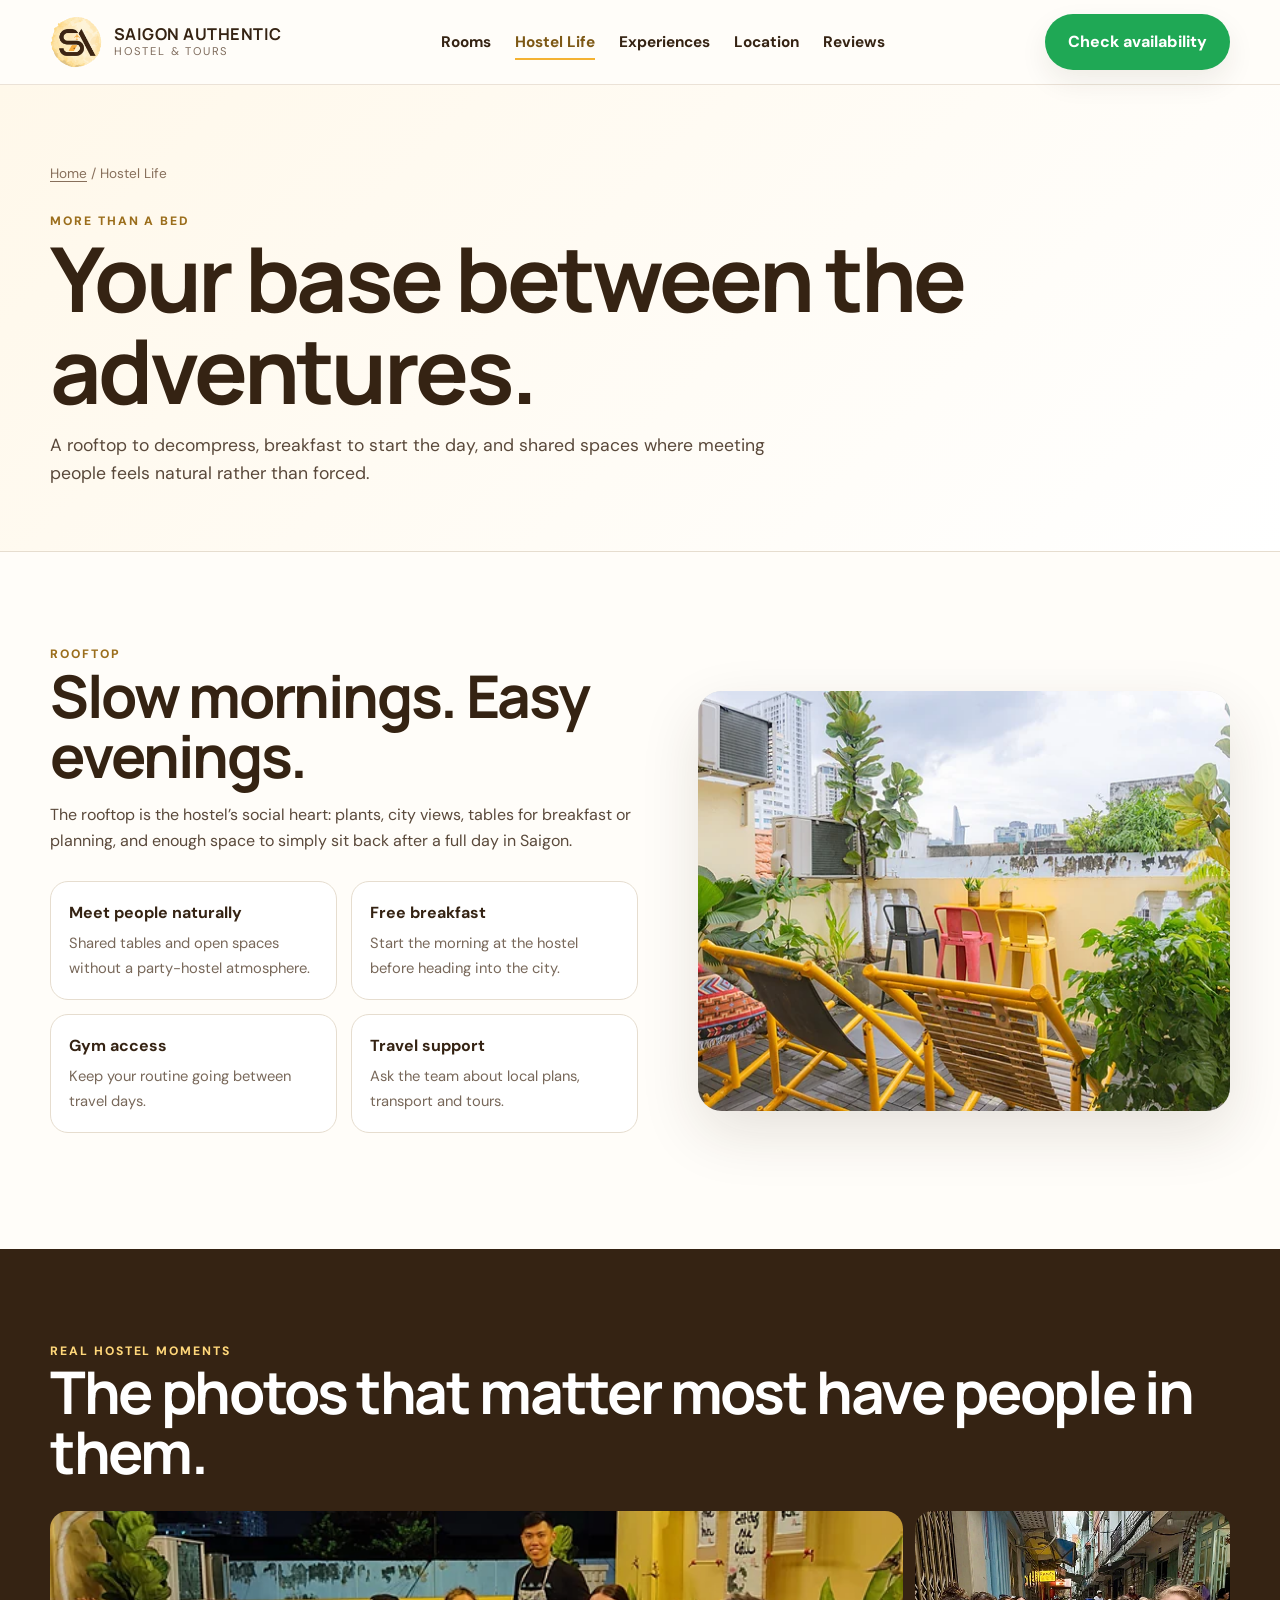
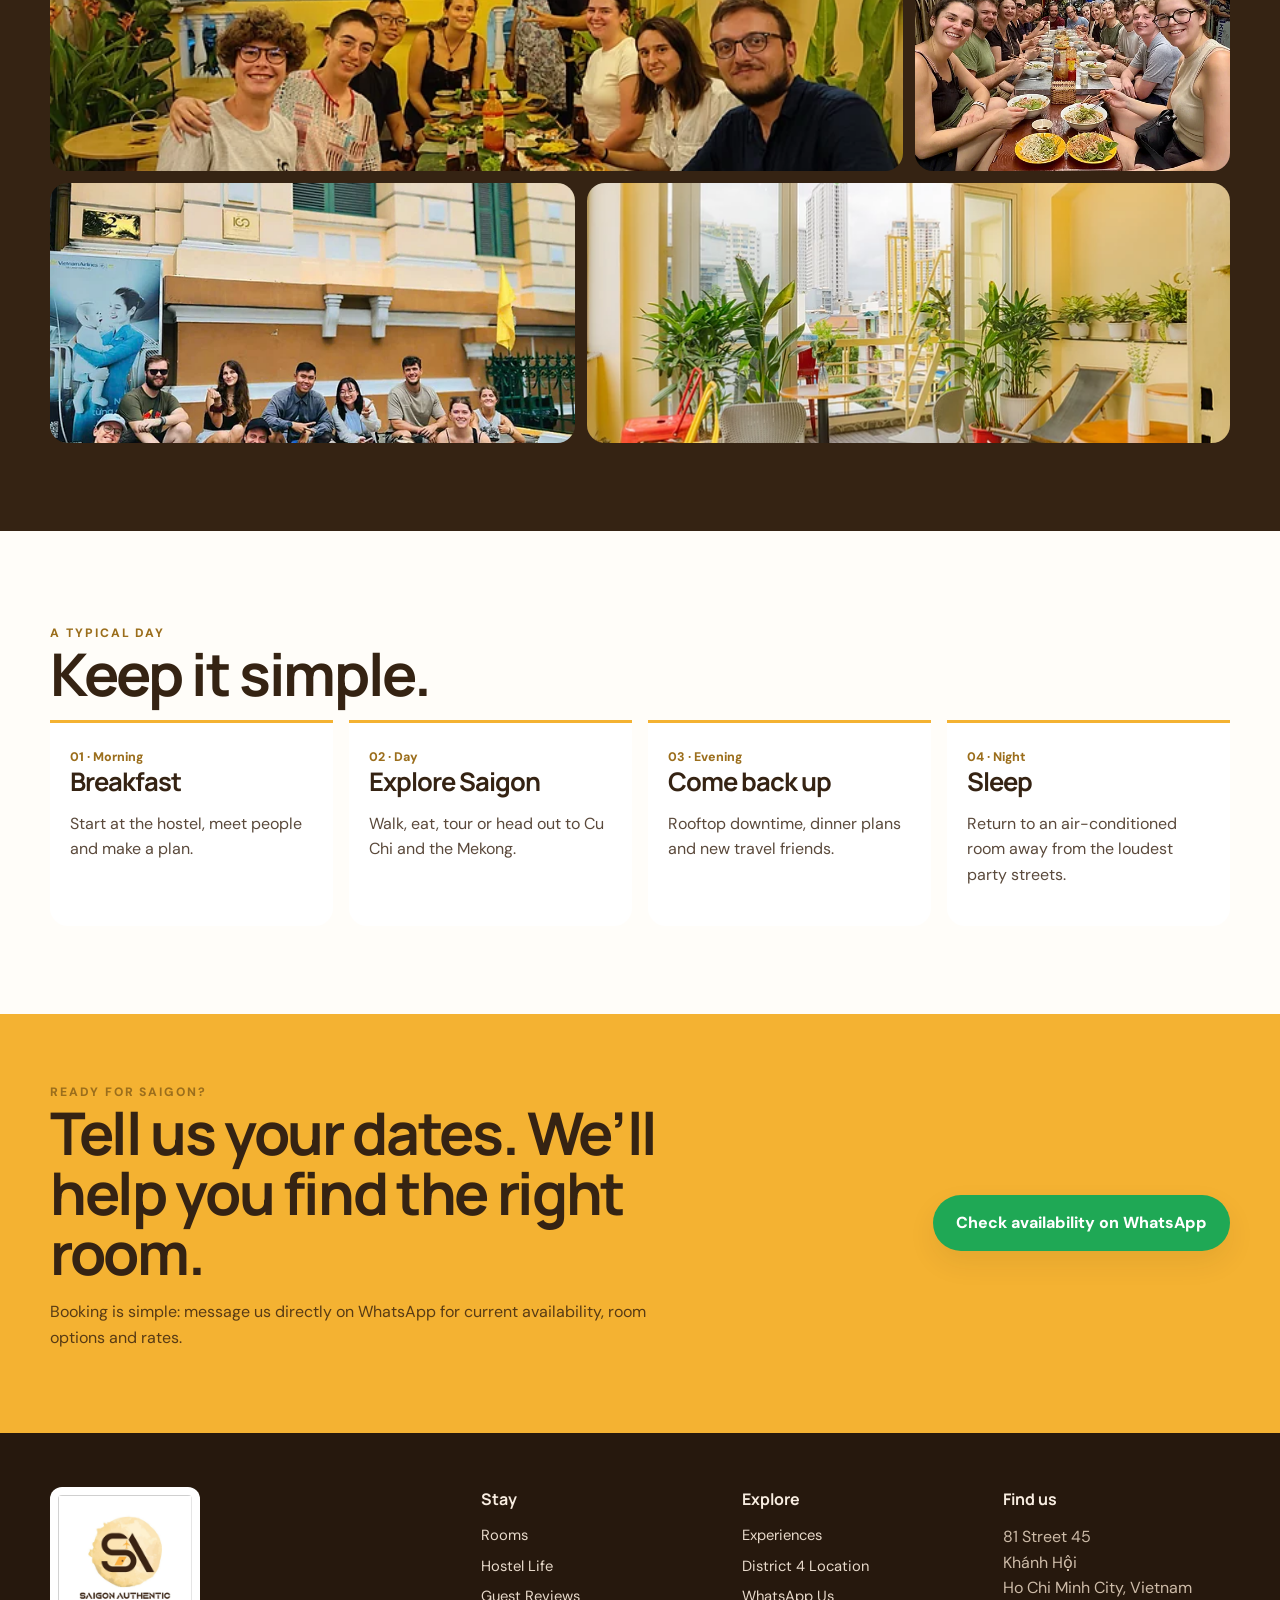
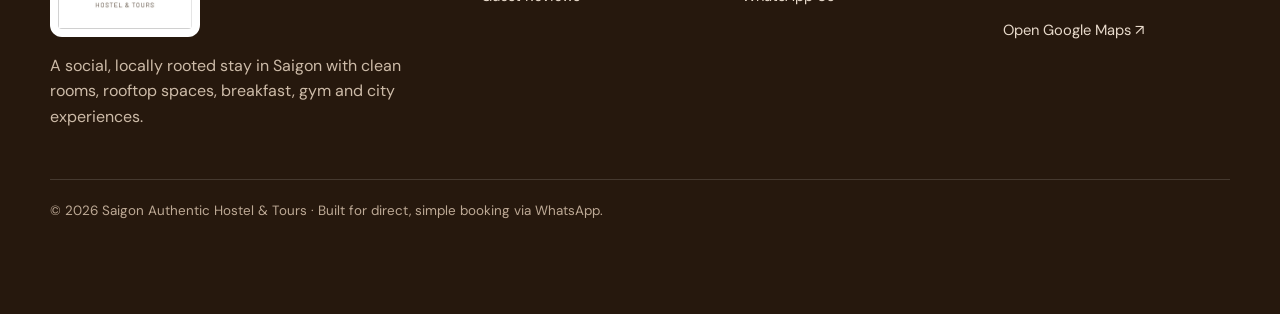
<file: hostel-life.html>
<!doctype html><html lang="en"><head><meta charset="utf-8"><meta http-equiv="refresh" content="0; url=/hostel-life/"><link rel="canonical" href="https://www.saigonauthentichostel.com/hostel-life/"><meta name="robots" content="noindex"><title>Redirecting…</title><script>location.replace('/hostel-life/');</script></head><body><p>Redirecting to <a href="/hostel-life/">/hostel-life/</a>…</p></body></html>
</file>
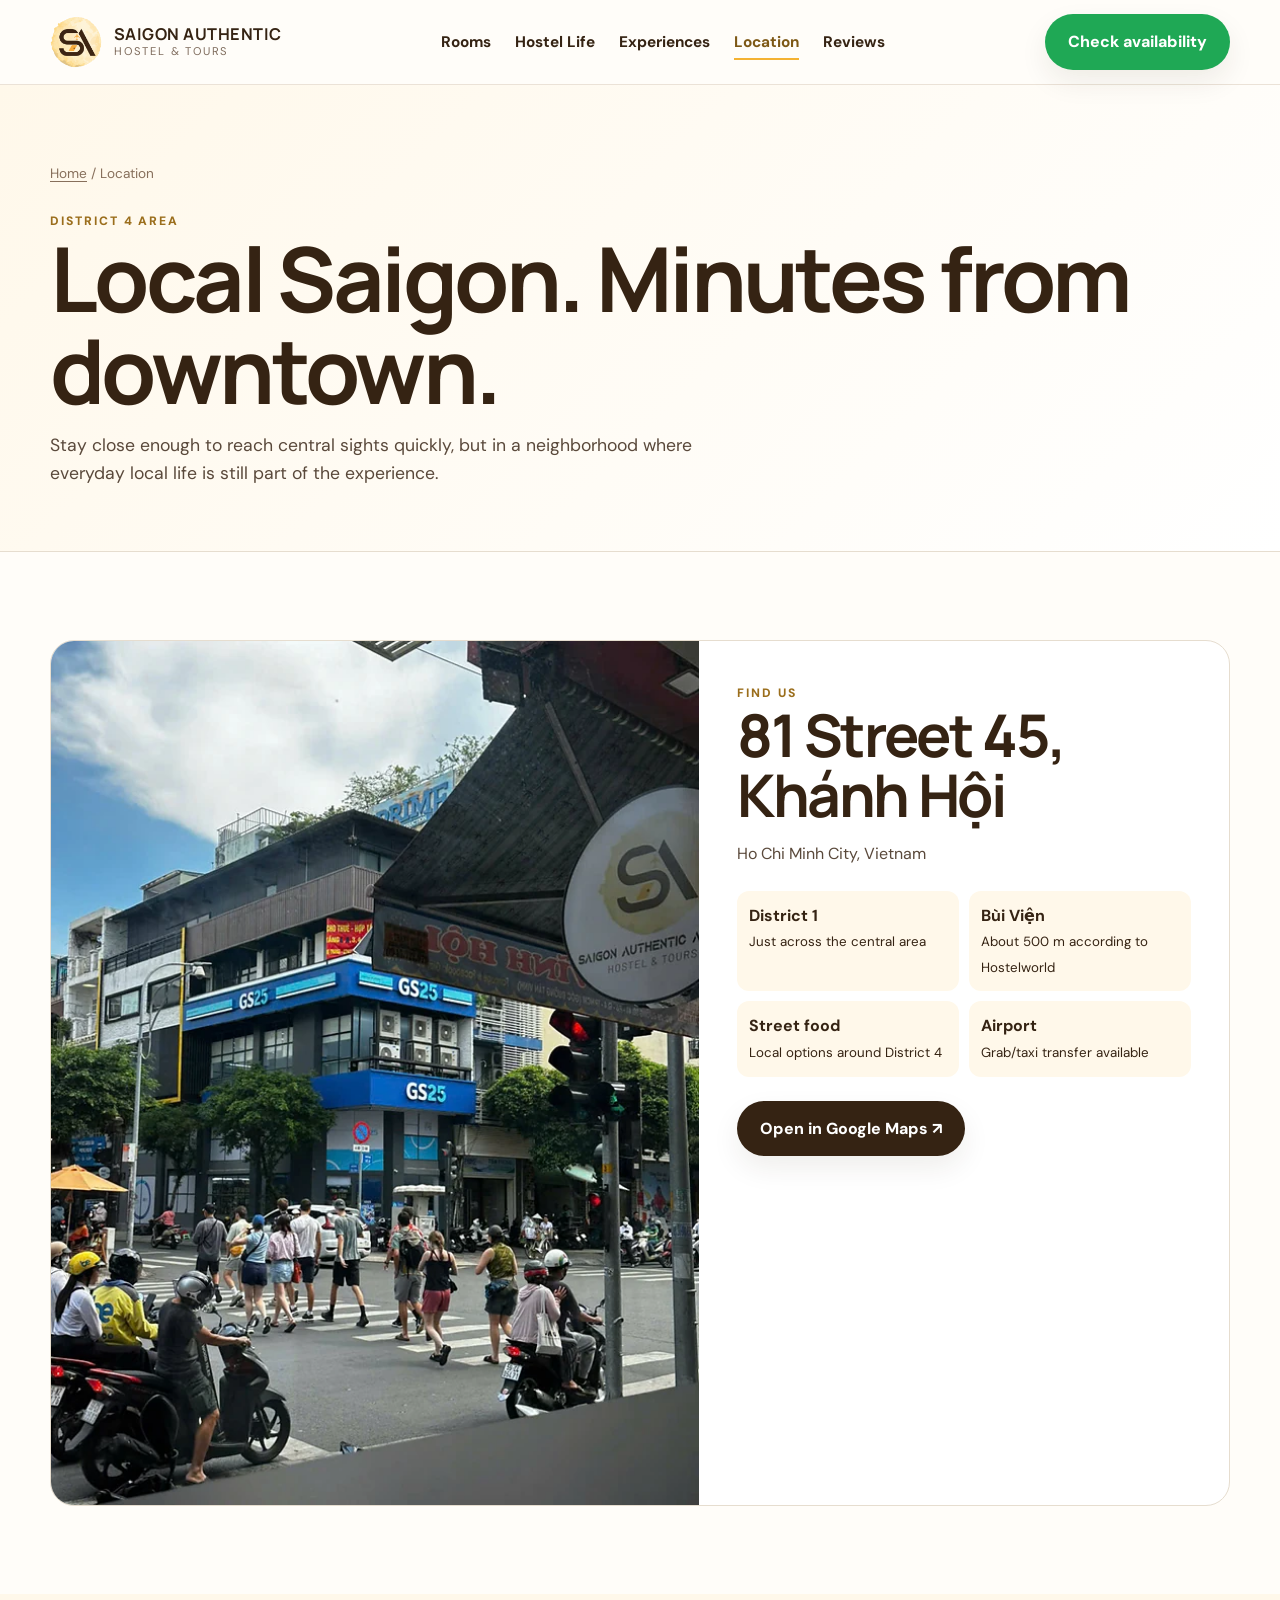
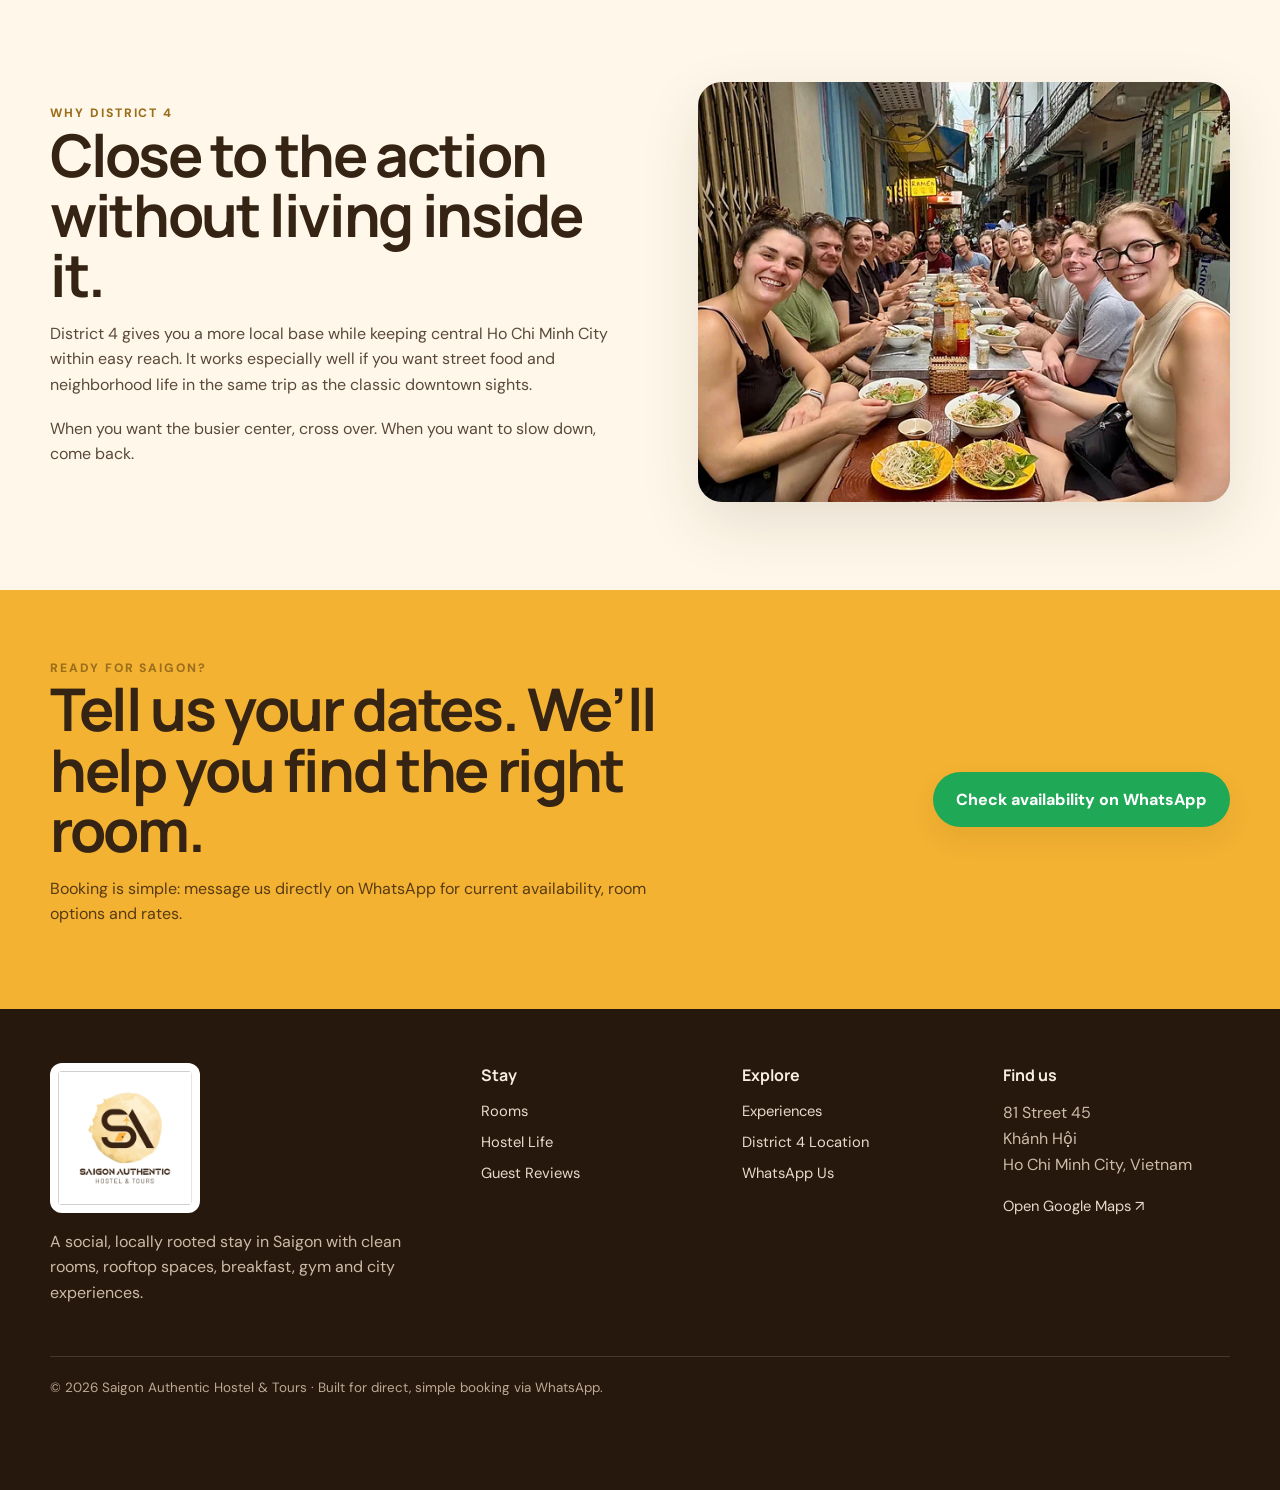
<file: location.html>
<!doctype html><html lang="en"><head><meta charset="utf-8"><meta http-equiv="refresh" content="0; url=/location/"><link rel="canonical" href="https://www.saigonauthentichostel.com/location/"><meta name="robots" content="noindex"><title>Redirecting…</title><script>location.replace('/location/');</script></head><body><p>Redirecting to <a href="/location/">/location/</a>…</p></body></html>
</file>
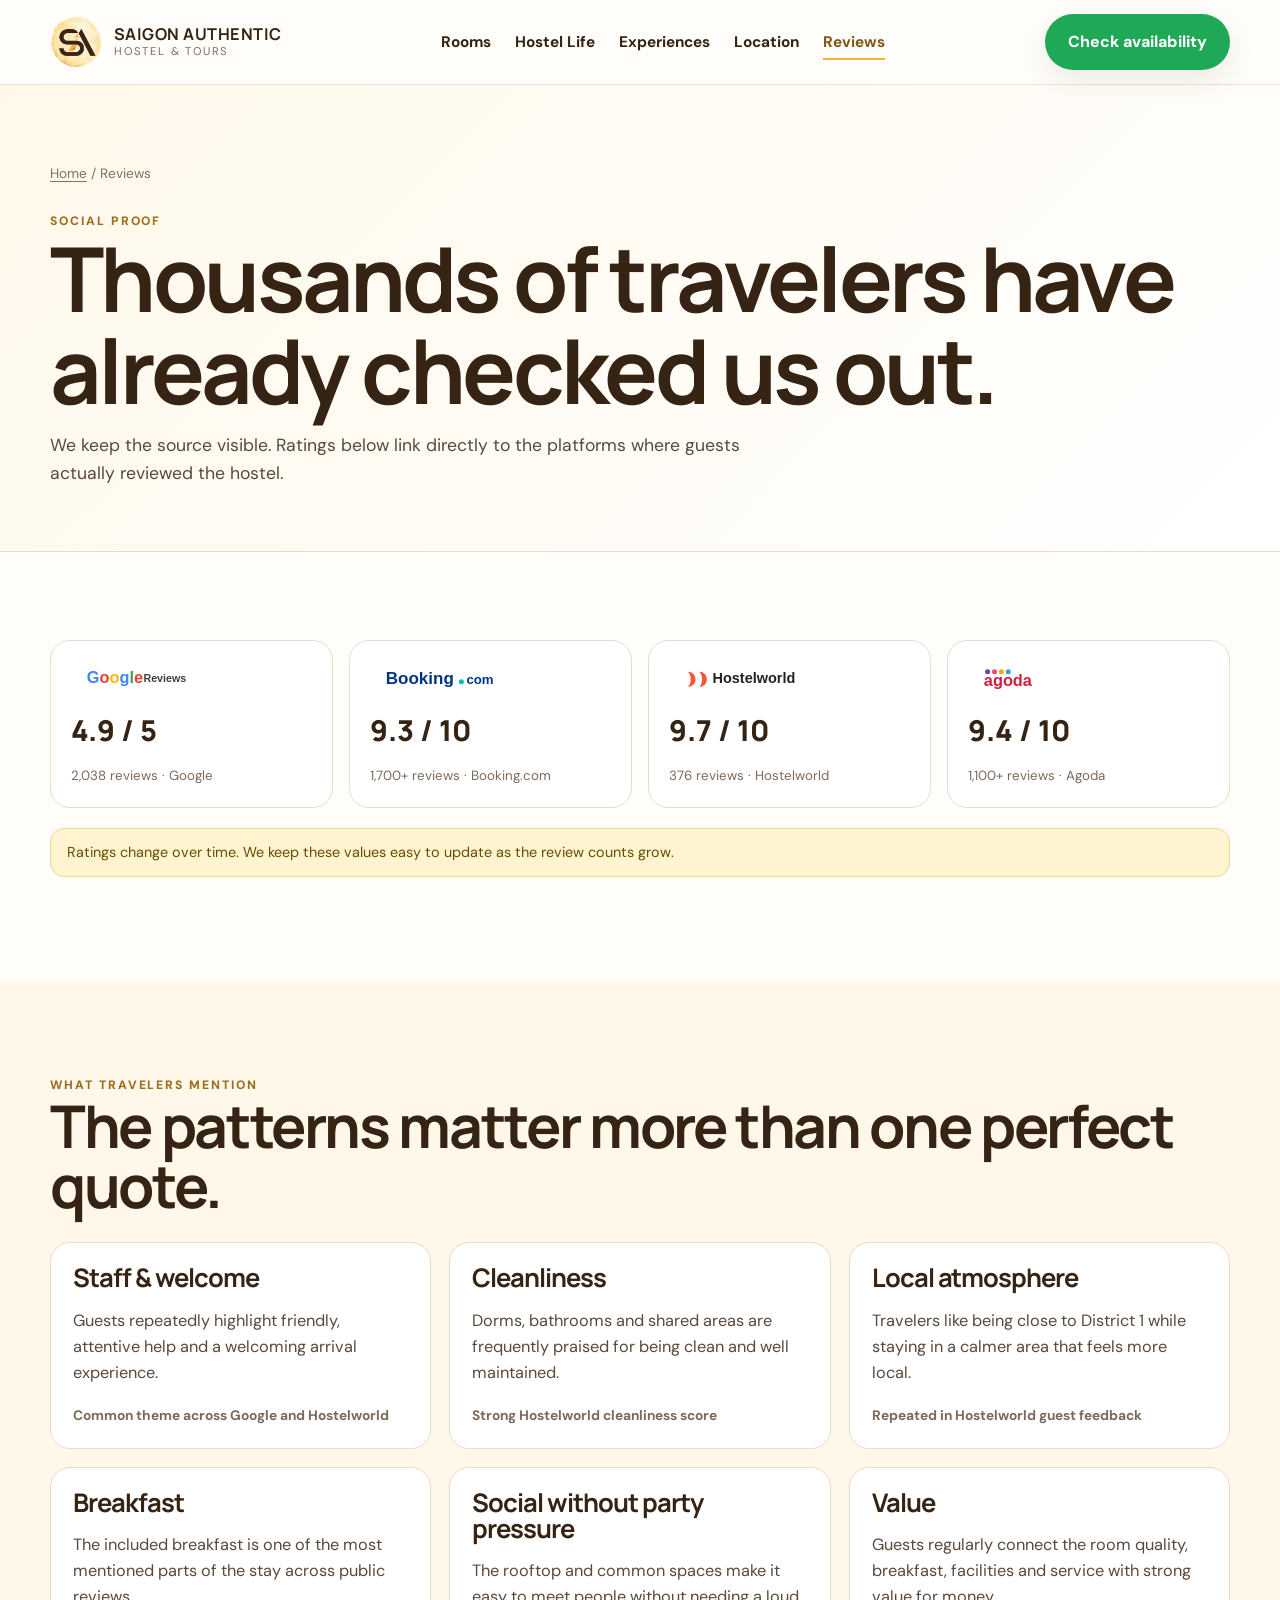
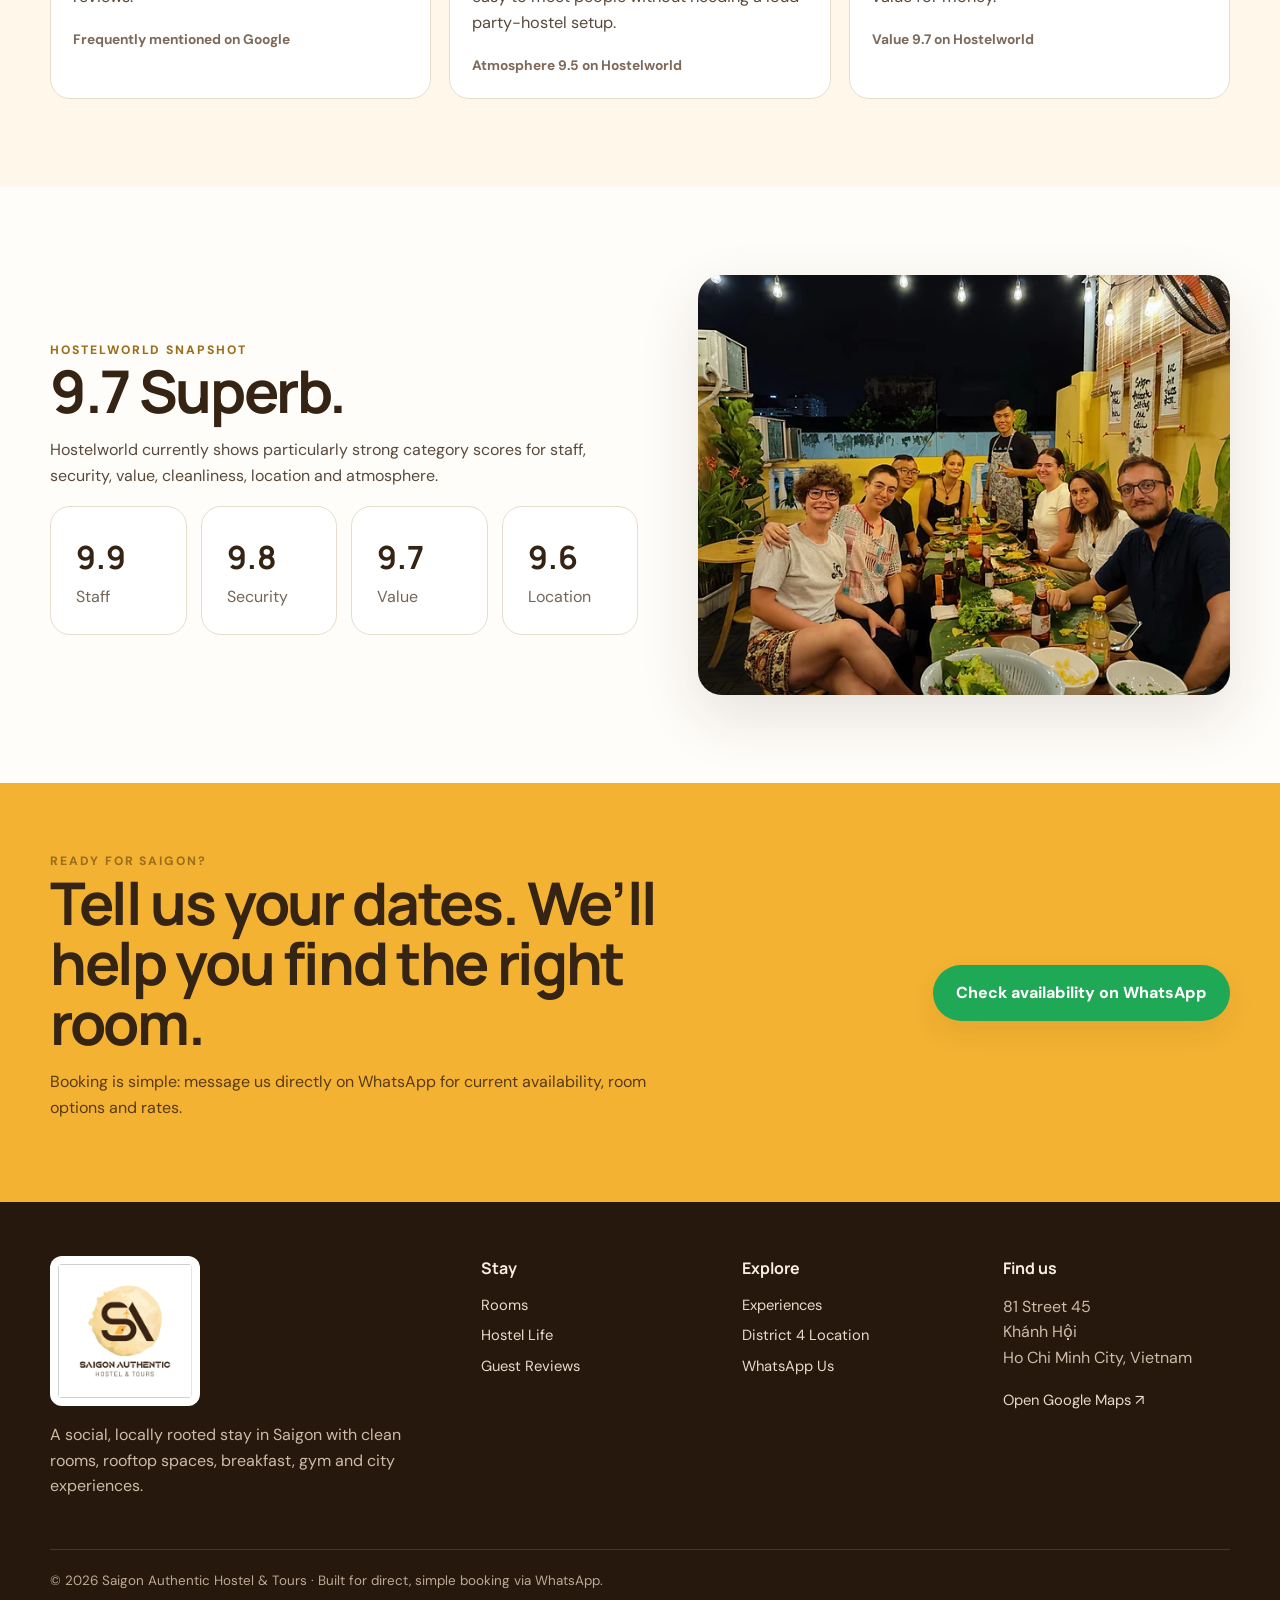
<file: reviews.html>
<!doctype html><html lang="en"><head><meta charset="utf-8"><meta http-equiv="refresh" content="0; url=/reviews/"><link rel="canonical" href="https://www.saigonauthentichostel.com/reviews/"><meta name="robots" content="noindex"><title>Redirecting…</title><script>location.replace('/reviews/');</script></head><body><p>Redirecting to <a href="/reviews/">/reviews/</a>…</p></body></html>
</file>
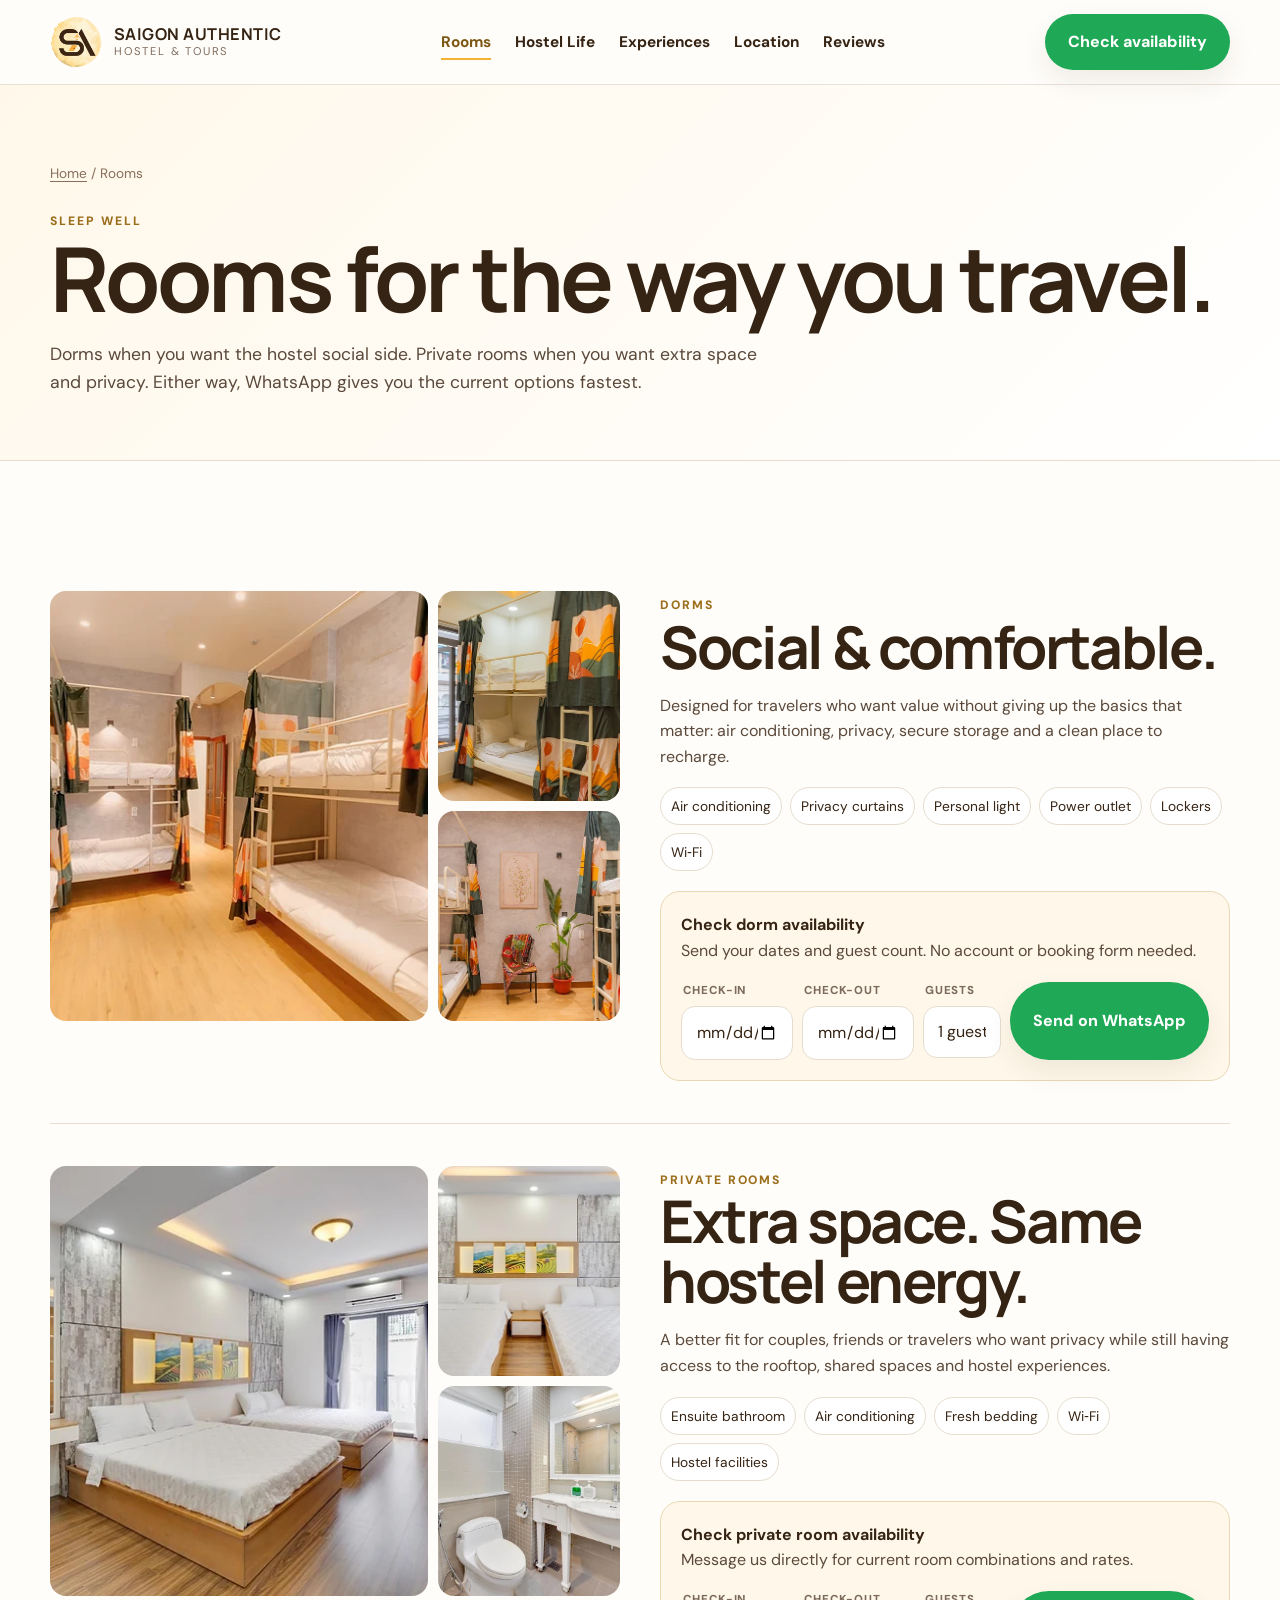
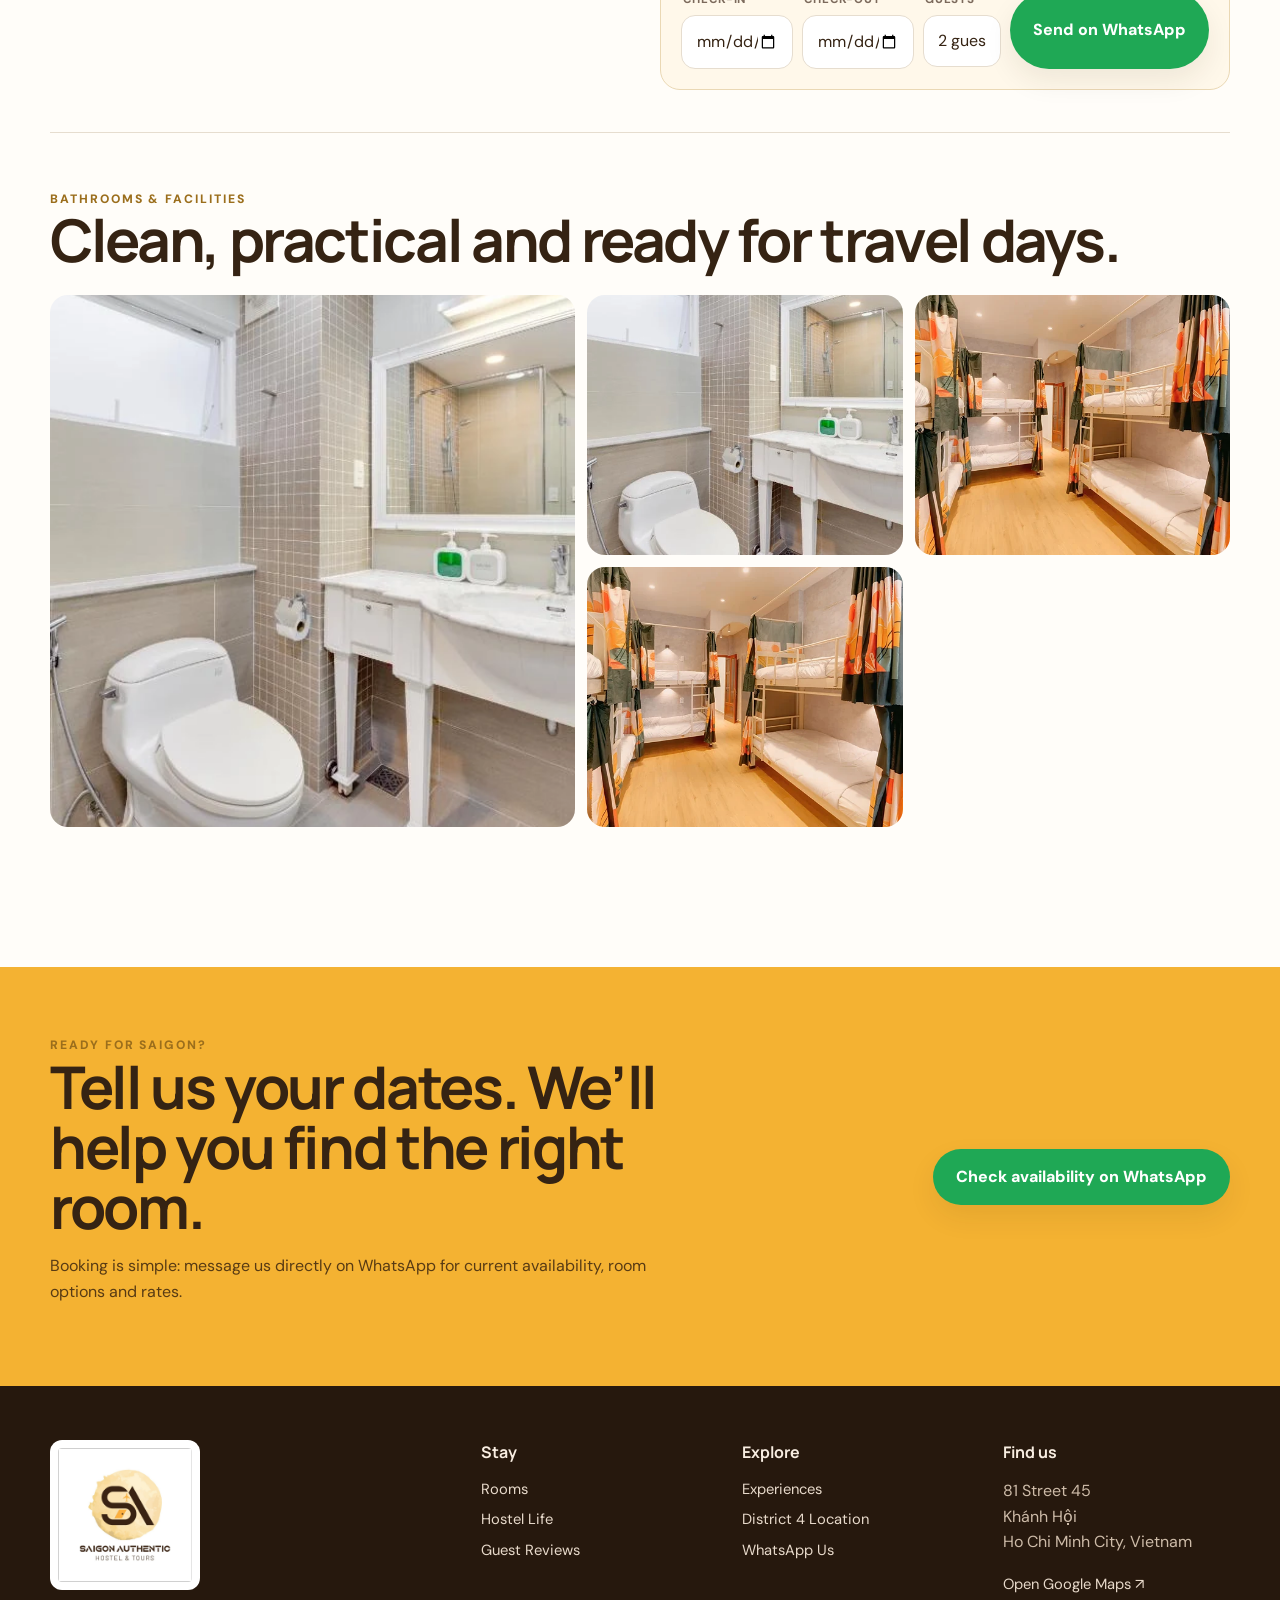
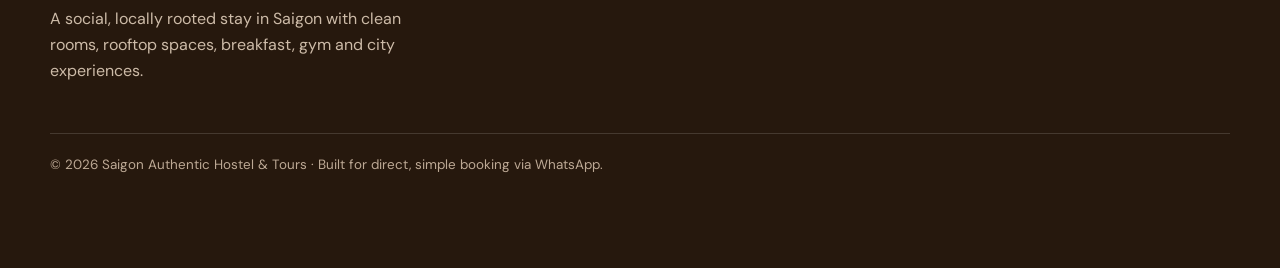
<file: rooms.html>
<!doctype html><html lang="en"><head><meta charset="utf-8"><meta http-equiv="refresh" content="0; url=/rooms/"><link rel="canonical" href="https://www.saigonauthentichostel.com/rooms/"><meta name="robots" content="noindex"><title>Redirecting…</title><script>location.replace('/rooms/');</script></head><body><p>Redirecting to <a href="/rooms/">/rooms/</a>…</p></body></html>
</file>
<file: assets/css/styles.css>
:root{
  --ink:#352313;
  --ink-2:#5a493b;
  --gold:#f4b232;
  --gold-2:#ffd77a;
  --cream:#fff8ea;
  --sand:#f2eadc;
  --paper:#fffdf9;
  --green:#1d6b53;
  --wa:#1fa855;
  --line:#e6ddcf;
  --shadow:0 22px 60px rgba(53,35,19,.12);
  --shadow-soft:0 12px 28px rgba(53,35,19,.08);
  --radius:24px;
  --max:1180px;
}
*{box-sizing:border-box}
html{scroll-behavior:smooth}
body{margin:0;background:var(--paper);color:var(--ink);font-family:"DM Sans",system-ui,-apple-system,BlinkMacSystemFont,"Segoe UI",sans-serif;line-height:1.6;-webkit-font-smoothing:antialiased;text-rendering:optimizeLegibility}
img{display:block;max-width:100%;image-rendering:auto}
a{color:inherit;text-decoration:none}
button,input,select{font:inherit}
input,select,button{appearance:none}
button{border:0;background:none}
.container{width:min(var(--max),calc(100% - 40px));margin:auto}
.kicker{font-size:.76rem;letter-spacing:.16em;text-transform:uppercase;font-weight:800;color:#9b6e1c}
h1,h2,h3{font-family:"Manrope",system-ui,sans-serif;line-height:1.02;margin:0 0 16px;letter-spacing:-.04em}
h1{font-size:clamp(3.1rem,7vw,6rem)}
h2{font-size:clamp(2.2rem,4.6vw,4rem)}
h3{font-size:clamp(1.2rem,2vw,1.65rem)}
p{margin:0 0 18px;color:var(--ink-2)}
.section{padding:88px 0}.section-tight{padding:52px 0}
.section-cream{background:var(--cream)}
.section-dark{background:var(--ink);color:white}.section-dark p{color:#e5d9cb}.section-dark .kicker{color:var(--gold-2)}
.eyebrow{display:inline-flex;align-items:center;gap:8px;padding:7px 12px;border:1px solid rgba(255,255,255,.25);border-radius:999px;background:rgba(255,255,255,.12);font-weight:800;font-size:.78rem;text-transform:uppercase;letter-spacing:.08em;backdrop-filter:blur(6px)}
.btn{display:inline-flex;align-items:center;justify-content:center;gap:9px;border-radius:999px;padding:14px 22px;min-height:52px;border:1px solid transparent;font-weight:800;cursor:pointer;transition:transform .18s ease,box-shadow .18s ease,background .18s ease,color .18s ease,border-color .18s ease;box-shadow:none}
.btn:hover{transform:translateY(-1px)}
.btn:focus-visible,.mobile-toggle:focus-visible,input:focus-visible,select:focus-visible,a:focus-visible{outline:3px solid rgba(244,178,50,.55);outline-offset:2px}
.btn-primary{background:var(--ink);color:white;box-shadow:var(--shadow-soft)}.btn-primary:hover{background:#4a3018}
.btn-wa{background:var(--wa);color:white;box-shadow:var(--shadow-soft)}.btn-wa:hover{background:#168a45}
.btn-outline{border-color:rgba(53,35,19,.22);background:rgba(255,255,255,.92);color:var(--ink)}
.section-dark .btn-outline,.hero .btn-outline{border-color:rgba(255,255,255,.55);background:transparent;color:white}
.text-link{font-weight:800;text-decoration:underline;text-underline-offset:4px;text-decoration-thickness:1px}
.site-header{position:sticky;top:0;z-index:60;background:rgba(255,253,249,.92);backdrop-filter:blur(16px);border-bottom:1px solid rgba(230,221,207,.8)}
.nav{position:relative;min-height:84px;display:flex;align-items:center;justify-content:space-between;gap:22px}
.brand{display:flex;align-items:center;gap:12px;min-width:220px}
.brand img{width:52px;height:52px;object-fit:contain;border-radius:50%}
.brand-text{line-height:1.02}.brand-text strong{display:block;font-family:"Manrope";font-size:1.02rem;letter-spacing:.03em}.brand-text span{font-size:.7rem;letter-spacing:.16em;text-transform:uppercase;color:#7f6c5d}
.nav-links{display:flex;align-items:center;gap:24px;font-weight:700;font-size:.96rem}
.nav-links a{position:relative;padding:10px 0}
.nav-links a:after{content:"";position:absolute;left:0;right:0;bottom:4px;height:2px;background:var(--gold);transform:scaleX(0);transform-origin:left;transition:transform .18s ease}.nav-links a:hover:after,.nav-links a.is-current:after{transform:scaleX(1)}
.nav-links a:hover,.nav-links a.is-current{color:#7d5815}
.mobile-toggle{display:none;align-items:center;justify-content:center;width:44px;height:44px;border-radius:12px;border:1px solid var(--line);font-size:1.45rem;color:var(--ink)}
.hero{position:relative;min-height:86vh;display:grid;align-items:end;background:#111;overflow:hidden}
.hero img{position:absolute;inset:0;width:100%;height:100%;object-fit:cover;object-position:center center}
.hero:after{content:"";position:absolute;inset:0;background:linear-gradient(90deg,rgba(25,16,8,.72),rgba(25,16,8,.28) 58%,rgba(25,16,8,.08)),linear-gradient(180deg,transparent 10%,rgba(25,16,8,.30) 100%)}
.hero-content{position:relative;z-index:2;color:white;padding:120px 0 74px;max-width:760px}.hero-content p{color:#fff4e7;font-size:1.14rem;max-width:650px}.hero-actions{display:flex;gap:12px;flex-wrap:wrap;margin-top:24px}.hero-meta{display:flex;gap:18px;flex-wrap:wrap;margin-top:24px;font-weight:700;font-size:.92rem;color:#f8e8d0}
.hero-form{margin-top:26px;background:rgba(255,255,255,.96);color:var(--ink);border-radius:22px;padding:14px;display:grid;grid-template-columns:1fr 1fr .8fr auto;gap:10px;box-shadow:var(--shadow);max-width:900px}
.field label{display:block;font-size:.72rem;font-weight:800;text-transform:uppercase;letter-spacing:.08em;color:#7c6a5c;margin-bottom:4px}.field input,.field select,.mini-form input,.mini-form select{width:100%;border:1px solid var(--line);border-radius:14px;padding:12px 14px;background:white;color:var(--ink);min-height:48px;box-shadow:none}
.trust-strip{background:white;border-bottom:1px solid var(--line)}
.trust-grid{display:grid;grid-template-columns:repeat(4,1fr);gap:12px;padding:18px 0}
.trust-item{display:flex;align-items:center;justify-content:center;gap:9px;text-align:center;font-weight:800;padding:12px;border-radius:18px;transition:background .18s ease,transform .18s ease}.trust-item:hover{background:var(--cream);transform:translateY(-1px)}.trust-item small{display:block;color:#7f6c5d;font-weight:600}.trust-item img{width:auto;height:26px;max-width:118px}
.split{display:grid;grid-template-columns:1.05fr .95fr;gap:60px;align-items:center}
.split.reverse{grid-template-columns:.95fr 1.05fr}
.media-card{border-radius:var(--radius);overflow:hidden;box-shadow:var(--shadow);background:#ddd}.media-card img{width:100%;height:100%;object-fit:cover;min-height:420px}
.feature-list{display:grid;grid-template-columns:1fr 1fr;gap:14px;margin:28px 0}.feature{padding:18px;border:1px solid var(--line);border-radius:18px;background:white}.feature strong{display:block;margin-bottom:4px}.feature span{font-size:.92rem;color:#78685a}
.card-grid{display:grid;grid-template-columns:repeat(3,1fr);gap:22px}.card{background:white;border:1px solid var(--line);border-radius:22px;overflow:hidden;transition:.22s ease}.card:hover{transform:translateY(-4px);box-shadow:var(--shadow)}.card-media{aspect-ratio:4/3;overflow:hidden;background:#eee}.card-media img{width:100%;height:100%;object-fit:cover;transition:.3s ease}.card:hover .card-media img{transform:scale(1.02)}.card-body{padding:22px}.card-tag{font-size:.74rem;letter-spacing:.1em;text-transform:uppercase;color:#9b6e1c;font-weight:800}.card-meta{display:flex;gap:12px;flex-wrap:wrap;color:#7f6c5d;font-size:.9rem;margin:10px 0 16px}.card .btn{width:100%}
.gallery{display:grid;grid-template-columns:1.25fr .75fr .75fr;grid-auto-rows:260px;gap:12px}.gallery img{width:100%;height:100%;object-fit:cover;border-radius:18px}.gallery .tall{grid-row:span 2}.gallery .wide{grid-column:span 2}
.stats{display:grid;grid-template-columns:repeat(4,1fr);gap:14px}.stat{padding:25px;border-radius:20px;background:white;border:1px solid var(--line)}.stat strong{font-family:"Manrope";font-size:2rem;display:block}.stat span{color:#756557}
.review-platforms{display:grid;grid-template-columns:repeat(4,1fr);gap:16px}.platform-card{padding:20px;border:1px solid var(--line);border-radius:20px;background:white;display:flex;flex-direction:column;gap:12px}.platform-card img{height:34px;width:auto;max-width:155px}.rating{font-family:"Manrope";font-weight:800;font-size:1.8rem}.platform-card small{color:#7d6a5b}.review-grid{display:grid;grid-template-columns:repeat(3,1fr);gap:18px;margin-top:26px}.quote{background:white;border:1px solid var(--line);border-radius:20px;padding:22px}.quote p{font-size:1.02rem}.quote footer{font-size:.86rem;color:#7c695a;font-weight:700}
.page-hero{padding:78px 0 46px;background:linear-gradient(135deg,#fff8ea,#fff);border-bottom:1px solid var(--line)}.page-hero .lede{font-size:1.1rem;max-width:720px}.breadcrumbs{font-size:.85rem;color:#876f5b;margin-bottom:22px}.breadcrumbs a{text-decoration:underline;text-underline-offset:3px}
.room-block{display:grid;grid-template-columns:1fr 1fr;gap:40px;align-items:start;padding:42px 0;border-bottom:1px solid var(--line)}.room-block:last-child{border-bottom:0}.room-gallery{display:grid;grid-template-columns:1.35fr .65fr;grid-template-rows:210px 210px;gap:10px}.room-gallery img{width:100%;height:100%;object-fit:cover;border-radius:16px;background:#eee}.room-gallery img:first-child{grid-row:1 / span 2}.amenities{display:flex;gap:8px;flex-wrap:wrap;margin:18px 0}.pill{border:1px solid var(--line);border-radius:999px;padding:7px 10px;font-size:.86rem;background:white}
.wa-panel{background:var(--cream);border:1px solid #ead8b4;border-radius:20px;padding:20px;margin-top:20px}.wa-panel .mini-form{display:grid;grid-template-columns:1fr 1fr .7fr auto;gap:9px;margin-top:12px}.wa-panel .btn{width:100%}
.timeline{display:grid;grid-template-columns:repeat(4,1fr);gap:16px}.timeline .step{padding:20px;border-top:3px solid var(--gold);background:white;border-radius:0 0 18px 18px}.step-num{font-weight:800;color:#9b6e1c;font-size:.78rem}
.location-card{display:grid;grid-template-columns:1.1fr .9fr;gap:0;border:1px solid var(--line);border-radius:24px;overflow:hidden;background:white}.location-card img{width:100%;height:100%;object-fit:cover;min-height:420px}.location-copy{padding:38px}.nearby{display:grid;grid-template-columns:1fr 1fr;gap:10px;margin:24px 0}.nearby div{padding:12px;border-radius:12px;background:var(--cream)}
.cta{padding:64px 0;background:var(--gold)}.cta-inner{display:flex;justify-content:space-between;align-items:center;gap:30px}.cta p{color:#583b14;max-width:650px}.cta h2{max-width:700px}
.site-footer{background:#26180d;color:#f8ede1;padding:54px 0 92px}.footer-grid{display:grid;grid-template-columns:1.4fr repeat(3,.8fr);gap:34px}.footer-logo{width:150px;border-radius:12px;background:white;padding:8px}.site-footer h4{margin:0 0 12px;font-family:"Manrope"}.site-footer a{display:block;color:#e8dacb;margin:7px 0;font-size:.92rem}.site-footer p{color:#cdbba8}.footer-bottom{border-top:1px solid rgba(255,255,255,.14);margin-top:32px;padding-top:20px;color:#bda995;font-size:.84rem}
.mobile-wa{display:none;position:fixed;left:12px;right:12px;bottom:12px;z-index:80;background:var(--wa);color:white;padding:14px 18px;border-radius:999px;text-align:center;font-weight:800;box-shadow:0 10px 30px rgba(0,0,0,.2);transform:translateY(120%);opacity:0;pointer-events:none;transition:transform .22s ease,opacity .22s ease}
.mobile-wa.show{transform:translateY(0);opacity:1;pointer-events:auto}
.notice{padding:12px 16px;border-radius:14px;background:#fff4cf;border:1px solid #ecd891;color:#664d00;font-size:.9rem}
.logo-showcase{display:flex;align-items:center;gap:22px}.logo-showcase img{width:180px;background:white;border-radius:18px;padding:10px}
@media(max-width:980px){
  .nav-links{display:none}
  .mobile-toggle{display:inline-flex}
  .nav.open .nav-links{display:flex;position:absolute;left:0;right:0;top:84px;background:rgba(255,253,249,.98);padding:18px 20px 24px;flex-direction:column;align-items:flex-start;border-bottom:1px solid var(--line);box-shadow:var(--shadow-soft)}
  .nav.open .nav-links a{padding:8px 0;width:100%}
  .nav .btn-header{display:none}
  .hero-form{grid-template-columns:1fr 1fr}
  .hero-form .btn{grid-column:1/-1}
  .trust-grid,.stats,.review-platforms{grid-template-columns:1fr 1fr}
  .split,.split.reverse,.room-block,.location-card{grid-template-columns:1fr}
  .card-grid,.review-grid{grid-template-columns:1fr 1fr}
  .gallery{grid-template-columns:1fr 1fr;grid-auto-rows:220px}.gallery .wide{grid-column:span 1}
  .timeline{grid-template-columns:1fr 1fr}
  .footer-grid{grid-template-columns:1.4fr 1fr 1fr}.footer-grid>div:last-child{grid-column:1/-1}
  .cta-inner{align-items:flex-start;flex-direction:column}
}
@media(max-width:680px){
  .container{width:min(100% - 24px,var(--max))}
  .section{padding:62px 0}
  .site-header .brand-text span{display:none}
  .nav{min-height:76px}
  .nav.open .nav-links{top:76px}
  .brand{min-width:0;max-width:calc(100% - 64px)}
  .brand-text strong{font-size:.95rem}
  .brand img{width:46px;height:46px}
  .hero{min-height:80vh}
  .hero-content{padding:86px 0 42px}
  .hero h1{font-size:clamp(2.8rem,14vw,4rem)}
  .hero-content p{font-size:1rem}
  .hero-actions{flex-direction:column;align-items:stretch}
  .hero-actions .btn,.hero-actions .text-link{width:100%}
  .hero-form{display:none}
  .trust-grid,.stats,.review-platforms,.card-grid,.review-grid,.feature-list,.timeline{grid-template-columns:1fr}
  .trust-item{justify-content:flex-start}
  .gallery{grid-template-columns:1fr;grid-auto-rows:230px}.gallery .tall{grid-row:span 1}
  .room-gallery{grid-template-columns:1fr 1fr;grid-template-rows:220px 150px}.room-gallery img:first-child{grid-column:1/-1;grid-row:auto}
  .wa-panel .mini-form{grid-template-columns:1fr}
  .nearby{grid-template-columns:1fr}
  .footer-grid{grid-template-columns:1fr}.footer-grid>div:last-child{grid-column:auto}
  .mobile-wa{display:block}
  .site-footer{padding-bottom:110px}
  .logo-showcase{align-items:flex-start;flex-direction:column}
  .hero-meta{gap:10px 14px}
  .page-hero{padding-top:56px}
}
</file>
